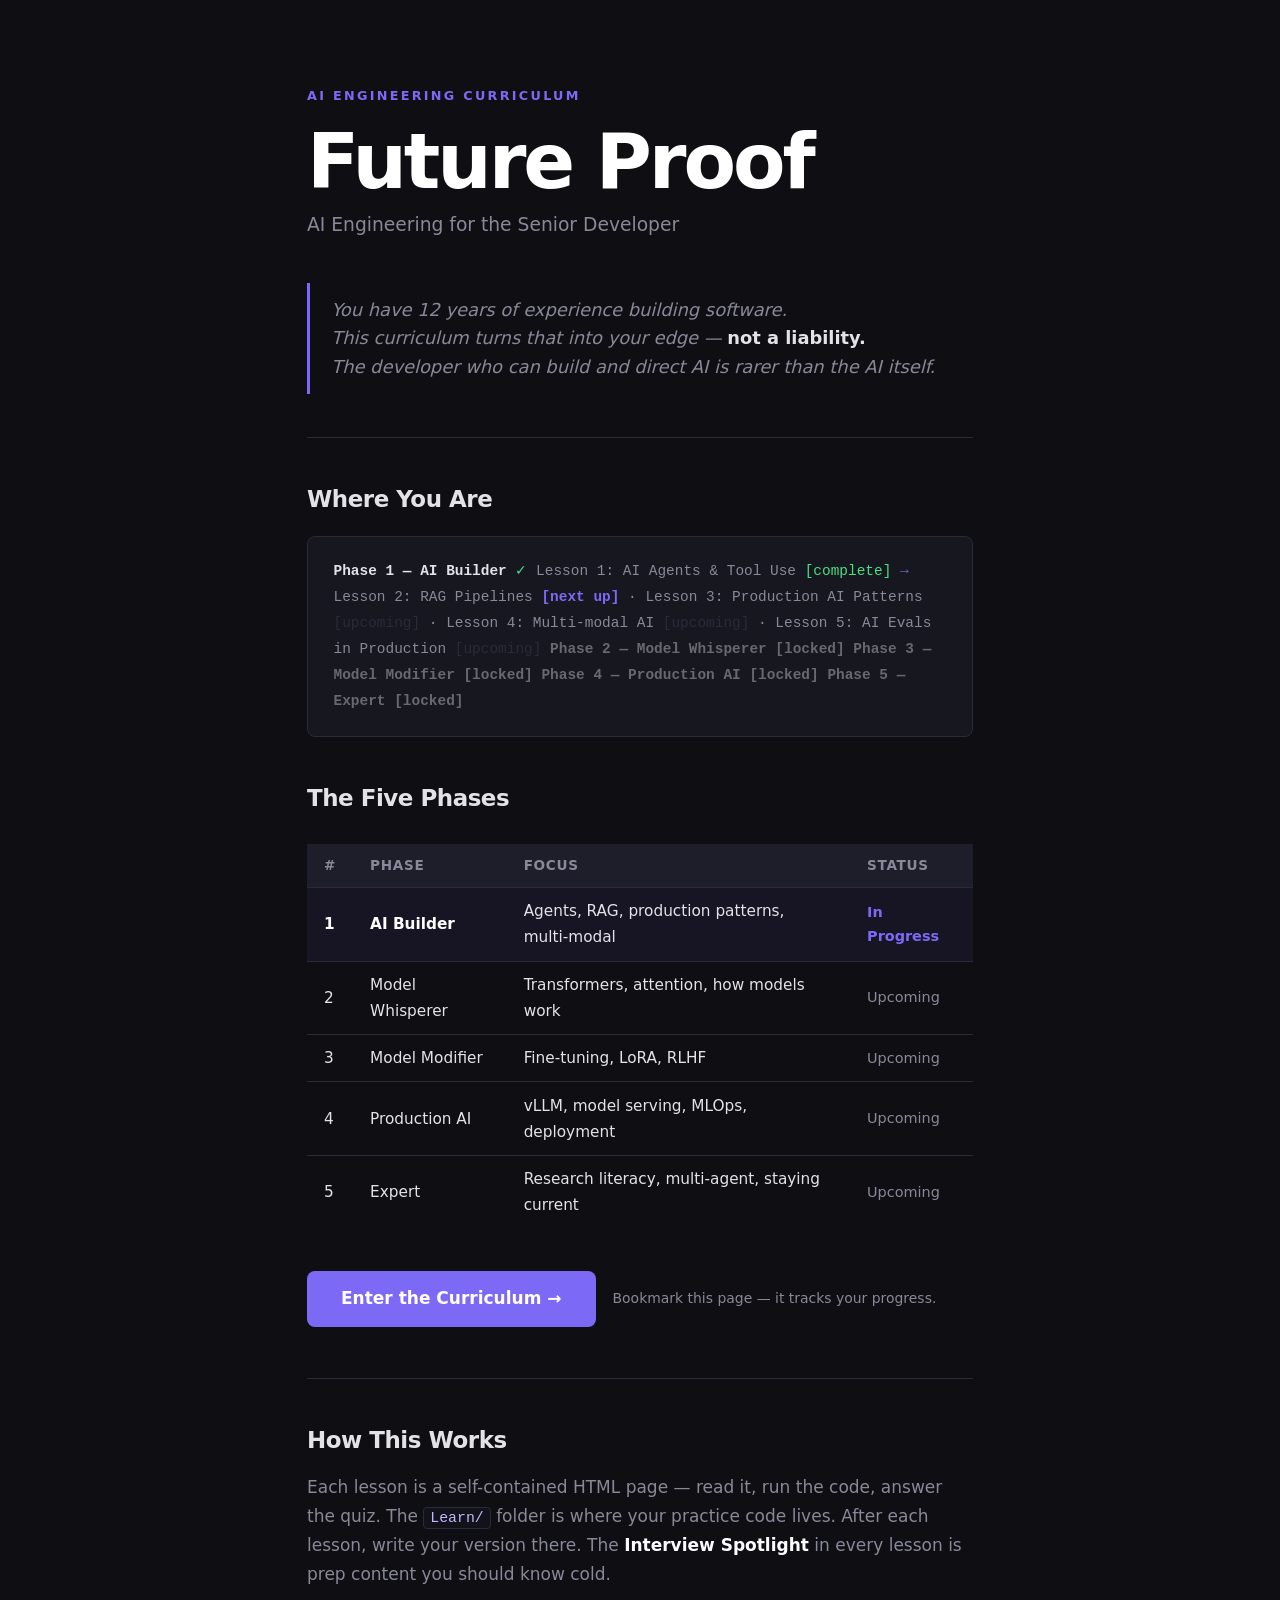
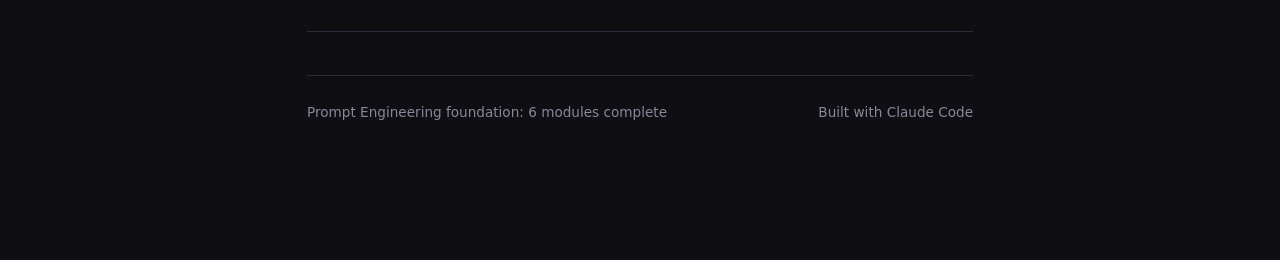
<file: index.html>
<!DOCTYPE html>
<html lang="en">
<head>
  <meta charset="UTF-8" />
  <meta name="viewport" content="width=device-width, initial-scale=1.0" />
  <title>Future Proof — AI Engineering</title>
  <link rel="stylesheet" href="assets/styles.css" />
  <style>
    body { display: flex; align-items: flex-start; justify-content: center; min-height: 100vh; }

    .book-cover {
      max-width: 700px;
      width: 100%;
      padding: 5rem 1rem 4rem;
    }

    .book-eyebrow {
      font-size: 0.75rem;
      font-weight: 700;
      letter-spacing: 0.18em;
      text-transform: uppercase;
      color: var(--accent);
      margin-bottom: 1rem;
    }

    .book-title {
      font-size: clamp(2.8rem, 8vw, 4.5rem);
      font-weight: 800;
      letter-spacing: -0.04em;
      line-height: 1;
      color: #fff;
      margin-bottom: 0.5rem;
    }

    .book-subtitle {
      font-size: 1.1rem;
      color: var(--text-muted);
      margin-bottom: 2.5rem;
      font-weight: 400;
    }

    .book-divider {
      border: none;
      border-top: 1px solid var(--border);
      margin: 2.5rem 0;
    }

    .book-quote {
      border-left: 3px solid var(--accent);
      padding: 0.75rem 1.25rem;
      margin: 0 0 2.5rem;
      font-size: 1.05rem;
      font-style: italic;
      color: var(--text-muted);
      line-height: 1.6;
    }
    .book-quote strong { color: var(--text); font-style: normal; }

    .progress-block {
      background: var(--surface);
      border: 1px solid var(--border);
      border-radius: 8px;
      padding: 1.25rem 1.5rem;
      margin: 0 0 2.5rem;
      font-family: var(--font-mono);
      font-size: 0.85rem;
      line-height: 1.8;
      color: var(--text-muted);
    }
    .progress-block .done  { color: var(--green); }
    .progress-block .here  { color: var(--accent); font-weight: 600; }
    .progress-block .lock  { color: var(--border); }
    .progress-block .phase { color: var(--text); font-weight: 600; }

    .phase-table { margin-bottom: 2.5rem; }
    .phase-table tr.active-phase td { color: var(--text); }
    .phase-table tr.active-phase td:first-child { font-weight: 700; }
    .phase-table tr.active-phase { background: rgba(124,106,247,0.07); }
    .phase-table td:last-child { color: var(--text-muted); font-size: 0.85rem; }

    .cta-row { display: flex; align-items: center; gap: 1rem; flex-wrap: wrap; margin-bottom: 3rem; }

    .cta-btn {
      display: inline-block;
      padding: 0.8rem 2rem;
      background: var(--accent);
      color: #fff;
      border-radius: 8px;
      font-weight: 700;
      font-size: 1rem;
      text-decoration: none;
      transition: opacity 0.15s;
      font-family: var(--font-sans);
    }
    .cta-btn:hover { opacity: 0.85; text-decoration: none; }

    .cta-hint {
      font-size: 0.82rem;
      color: var(--text-muted);
    }

    .book-footer {
      border-top: 1px solid var(--border);
      padding-top: 1.5rem;
      font-size: 0.8rem;
      color: var(--text-muted);
      display: flex;
      justify-content: space-between;
      flex-wrap: wrap;
      gap: 0.5rem;
    }

    .phase-locked { opacity: 0.4; }
  </style>
</head>
<body>
<div class="book-cover">

  <div class="book-eyebrow">AI Engineering Curriculum</div>
  <h1 class="book-title">Future Proof</h1>
  <p class="book-subtitle">AI Engineering for the Senior Developer</p>

  <blockquote class="book-quote">
    You have 12 years of experience building software.<br/>
    This curriculum turns that into your edge —
    <strong>not a liability.</strong><br/>
    The developer who can build <em>and</em> direct AI is rarer than the AI itself.
  </blockquote>

  <hr class="book-divider" />

  <h2 style="margin-top:0; margin-bottom: 1rem;">Where You Are</h2>

  <div class="progress-block">
<span class="phase">Phase 1 — AI Builder</span>
  <span class="done">✓</span>  Lesson 1: AI Agents &amp; Tool Use         <span class="done">[complete]</span>
  <span class="here">→</span>  Lesson 2: RAG Pipelines                <span class="here">[next up]</span>
  ·  Lesson 3: Production AI Patterns       <span class="lock">[upcoming]</span>
  ·  Lesson 4: Multi-modal AI               <span class="lock">[upcoming]</span>
  ·  Lesson 5: AI Evals in Production       <span class="lock">[upcoming]</span>

<span class="phase phase-locked">Phase 2 — Model Whisperer                   [locked]</span>
<span class="phase phase-locked">Phase 3 — Model Modifier                    [locked]</span>
<span class="phase phase-locked">Phase 4 — Production AI                     [locked]</span>
<span class="phase phase-locked">Phase 5 — Expert                            [locked]</span>
  </div>

  <h2 style="margin-bottom: 1rem;">The Five Phases</h2>

  <table class="phase-table">
    <thead>
      <tr>
        <th>#</th>
        <th>Phase</th>
        <th>Focus</th>
        <th>Status</th>
      </tr>
    </thead>
    <tbody>
      <tr class="active-phase">
        <td><strong>1</strong></td>
        <td><strong>AI Builder</strong></td>
        <td>Agents, RAG, production patterns, multi-modal</td>
        <td style="color: var(--accent); font-weight: 600;">In Progress</td>
      </tr>
      <tr>
        <td>2</td>
        <td>Model Whisperer</td>
        <td>Transformers, attention, how models work</td>
        <td>Upcoming</td>
      </tr>
      <tr>
        <td>3</td>
        <td>Model Modifier</td>
        <td>Fine-tuning, LoRA, RLHF</td>
        <td>Upcoming</td>
      </tr>
      <tr>
        <td>4</td>
        <td>Production AI</td>
        <td>vLLM, model serving, MLOps, deployment</td>
        <td>Upcoming</td>
      </tr>
      <tr>
        <td>5</td>
        <td>Expert</td>
        <td>Research literacy, multi-agent, staying current</td>
        <td>Upcoming</td>
      </tr>
    </tbody>
  </table>

  <div class="cta-row">
    <a href="lessons/index.html" class="cta-btn">Enter the Curriculum →</a>
    <span class="cta-hint">Bookmark this page — it tracks your progress.</span>
  </div>

  <hr class="book-divider" />

  <h2 style="margin-bottom: 0.75rem;">How This Works</h2>
  <p style="color: var(--text-muted); margin-bottom: 0;">
    Each lesson is a self-contained HTML page — read it, run the code, answer the quiz.
    The <code>Learn/</code> folder is where your practice code lives. After each lesson, write your version there.
    The <strong>Interview Spotlight</strong> in every lesson is prep content you should know cold.
  </p>

  <hr class="book-divider" />

  <div class="book-footer">
    <span>Prompt Engineering foundation: 6 modules complete</span>
    <span>Built with Claude Code</span>
  </div>

</div>
</body>
</html>
</file>
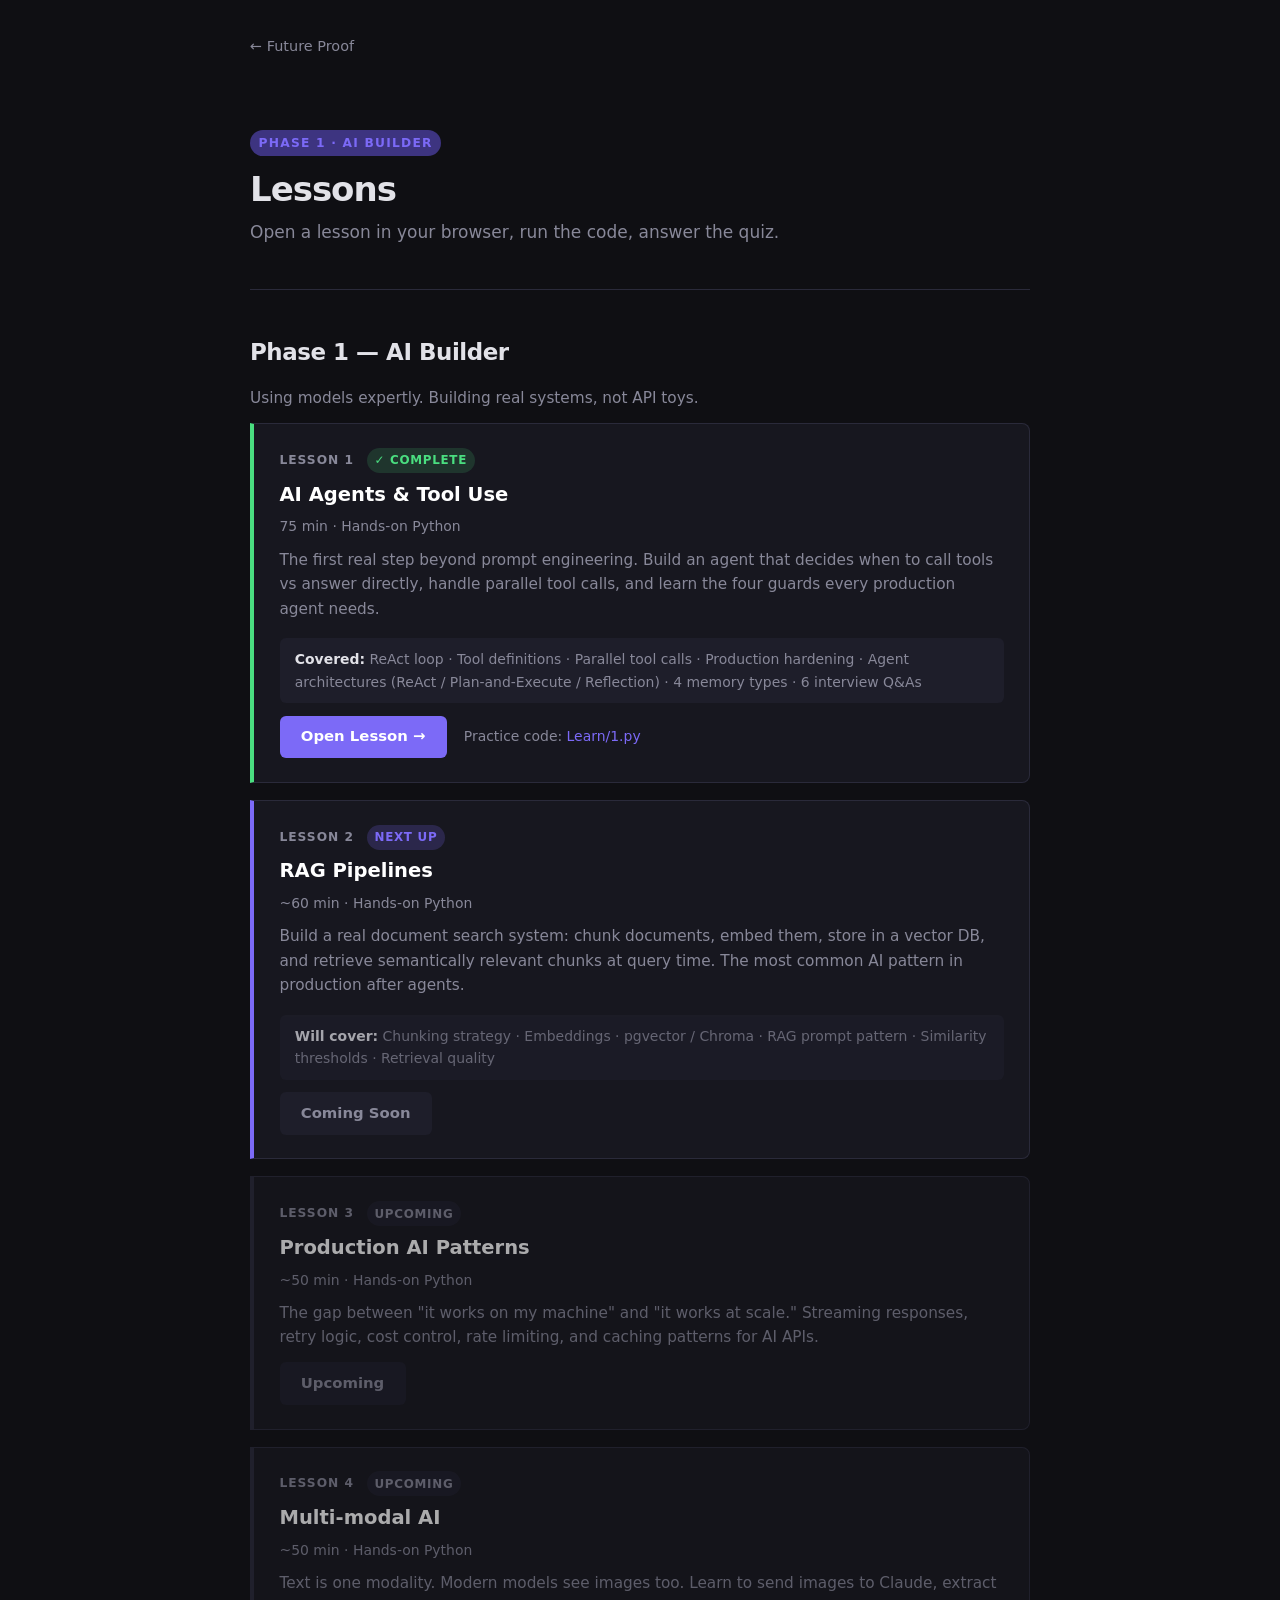
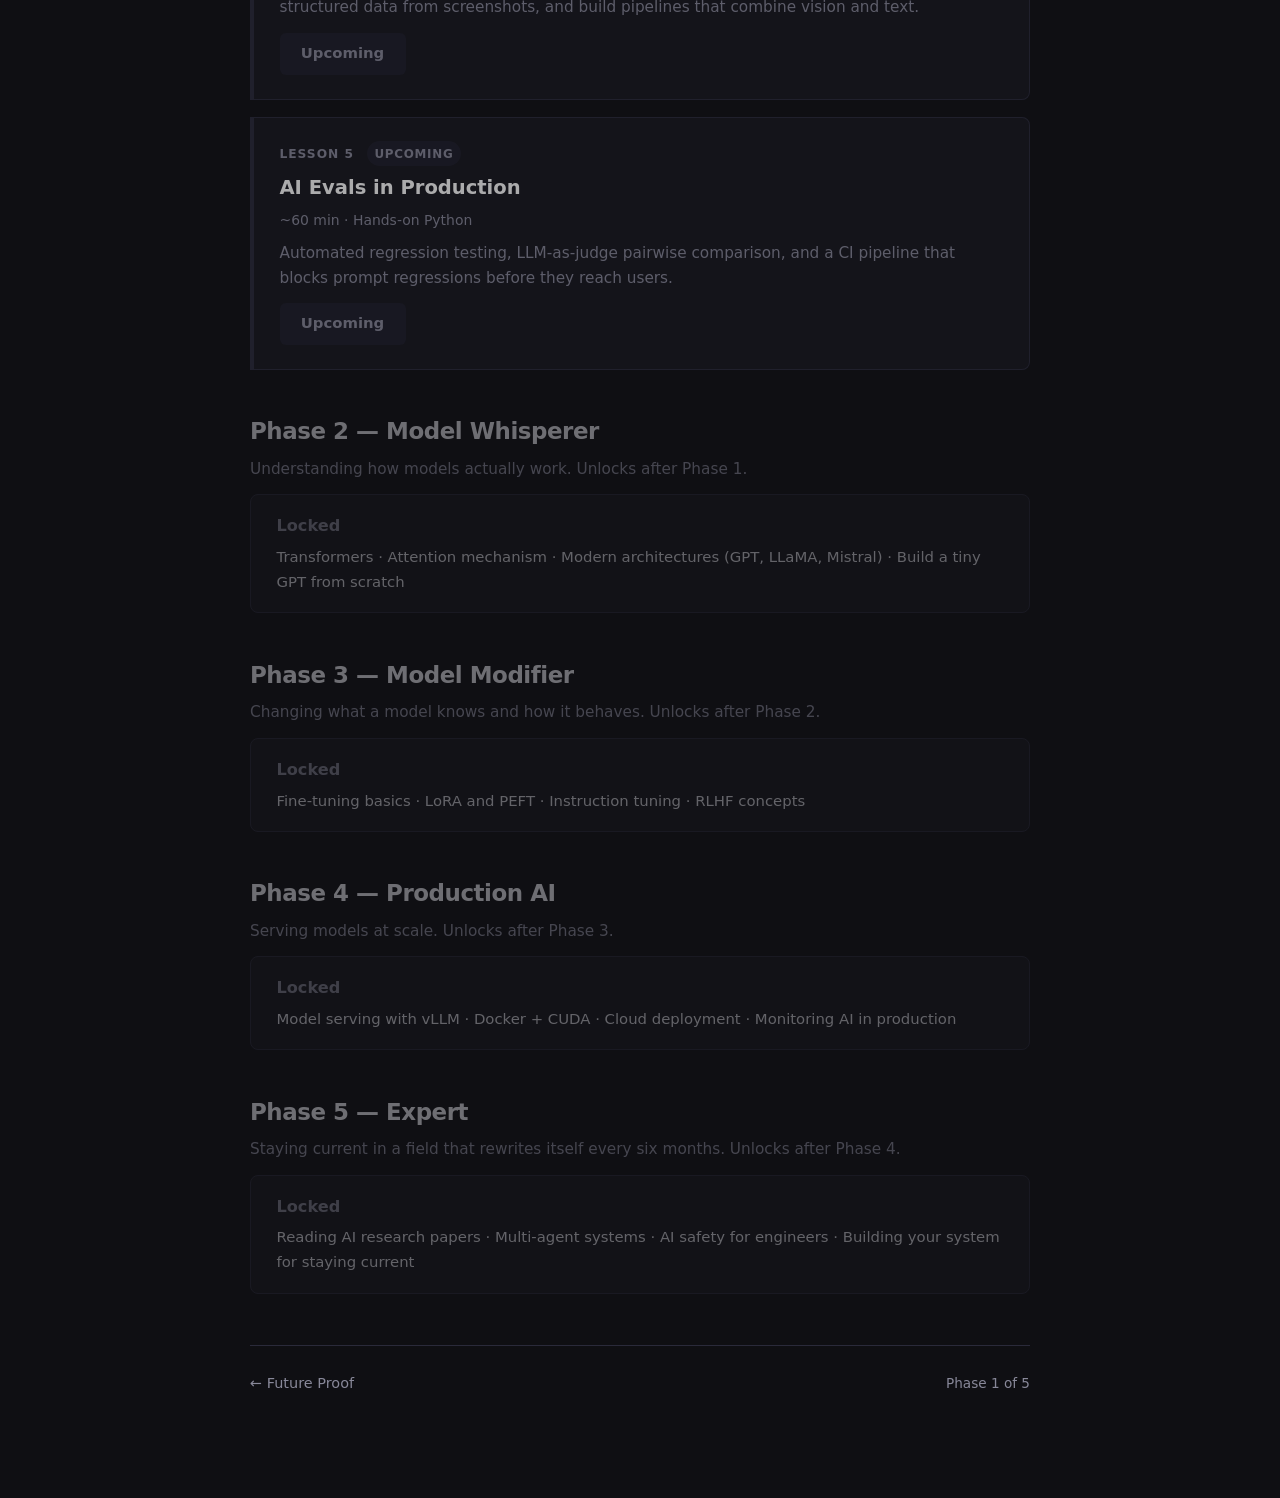
<file: lessons/index.html>
<!DOCTYPE html>
<html lang="en">
<head>
  <meta charset="UTF-8" />
  <meta name="viewport" content="width=device-width, initial-scale=1.0" />
  <title>Lessons — Future Proof</title>
  <link rel="stylesheet" href="../assets/styles.css" />
  <style>
    .lesson-card {
      background: var(--surface);
      border: 1px solid var(--border);
      border-left: 4px solid var(--border);
      border-radius: 0 8px 8px 0;
      padding: 1.4rem 1.5rem;
      margin-bottom: 1rem;
      display: flex;
      flex-direction: column;
      gap: 0.5rem;
    }
    .lesson-card.complete  { border-left-color: var(--green); }
    .lesson-card.current   { border-left-color: var(--accent); }
    .lesson-card.upcoming  { border-left-color: var(--border); opacity: 0.65; }

    .lesson-card-top {
      display: flex;
      align-items: center;
      gap: 0.75rem;
      flex-wrap: wrap;
    }

    .lesson-num {
      font-size: 0.72rem;
      font-weight: 700;
      letter-spacing: 0.08em;
      text-transform: uppercase;
      color: var(--text-muted);
    }

    .lesson-badge {
      display: inline-block;
      font-size: 0.7rem;
      font-weight: 700;
      padding: 0.2em 0.65em;
      border-radius: 20px;
      text-transform: uppercase;
      letter-spacing: 0.06em;
    }
    .badge-complete { background: rgba(74,222,128,0.15); color: var(--green); }
    .badge-next     { background: rgba(124,106,247,0.2); color: var(--accent); }
    .badge-soon     { background: var(--surface-2); color: var(--text-muted); }

    .lesson-card-title {
      font-size: 1.15rem;
      font-weight: 700;
      color: #fff;
      line-height: 1.3;
    }

    .lesson-card-meta {
      font-size: 0.82rem;
      color: var(--text-muted);
    }

    .lesson-card-desc {
      font-size: 0.9rem;
      color: var(--text-muted);
      line-height: 1.6;
    }

    .lesson-card-actions {
      display: flex;
      align-items: center;
      gap: 1rem;
      margin-top: 0.25rem;
      flex-wrap: wrap;
    }

    .open-lesson-btn {
      display: inline-block;
      padding: 0.5rem 1.25rem;
      background: var(--accent);
      color: #fff;
      border-radius: 6px;
      font-weight: 600;
      font-size: 0.875rem;
      text-decoration: none;
      transition: opacity 0.15s;
    }
    .open-lesson-btn:hover { opacity: 0.85; text-decoration: none; }
    .open-lesson-btn.disabled {
      background: var(--surface-2);
      color: var(--text-muted);
      pointer-events: none;
      cursor: default;
    }

    .practice-link {
      font-size: 0.82rem;
      color: var(--text-muted);
    }
    .practice-link a { color: var(--accent); }

    .phase-section {
      margin-top: 2.5rem;
      margin-bottom: 0.75rem;
    }
    .phase-section h2 {
      margin-bottom: 0.25rem;
    }
    .phase-section p {
      color: var(--text-muted);
      font-size: 0.9rem;
      margin-bottom: 0.75rem;
    }

    .phase-locked-card {
      background: var(--surface);
      border: 1px solid var(--border);
      border-radius: 8px;
      padding: 1rem 1.5rem;
      margin-bottom: 0.5rem;
      opacity: 0.4;
      font-size: 0.875rem;
    }
    .phase-locked-card h3 { font-size: 0.95rem; margin: 0 0 0.3rem; color: var(--text-muted); }

    .back-nav {
      display: flex;
      align-items: center;
      margin-bottom: 2rem;
      font-size: 0.85rem;
    }
    .back-nav a { color: var(--text-muted); }
    .back-nav a:hover { color: var(--accent); }

    .what-learned {
      margin-top: 0.5rem;
      padding: 0.6rem 0.9rem;
      background: var(--surface-2);
      border-radius: 6px;
      font-size: 0.82rem;
      color: var(--text-muted);
      line-height: 1.6;
    }
    .what-learned strong { color: var(--text); }
  </style>
</head>
<body>
<div class="container">

  <div class="back-nav">
    <a href="../index.html">← Future Proof</a>
  </div>

  <header class="lesson-header" style="margin-bottom: 2rem;">
    <div class="phase-badge">Phase 1 · AI Builder</div>
    <h1>Lessons</h1>
    <p class="subtitle">Open a lesson in your browser, run the code, answer the quiz.</p>
  </header>

  <!-- Phase 1 lessons -->
  <div class="phase-section">
    <h2 style="margin-bottom: 0.75rem;">Phase 1 — AI Builder</h2>
    <p>Using models expertly. Building real systems, not API toys.</p>
  </div>

  <!-- Lesson 1 -->
  <div class="lesson-card complete">
    <div class="lesson-card-top">
      <span class="lesson-num">Lesson 1</span>
      <span class="lesson-badge badge-complete">✓ Complete</span>
    </div>
    <div class="lesson-card-title">AI Agents &amp; Tool Use</div>
    <div class="lesson-card-meta">75 min · Hands-on Python</div>
    <div class="lesson-card-desc">
      The first real step beyond prompt engineering. Build an agent that decides when to call tools
      vs answer directly, handle parallel tool calls, and learn the four guards every production agent needs.
    </div>
    <div class="what-learned">
      <strong>Covered:</strong> ReAct loop · Tool definitions · Parallel tool calls · Production hardening ·
      Agent architectures (ReAct / Plan-and-Execute / Reflection) · 4 memory types · 6 interview Q&amp;As
    </div>
    <div class="lesson-card-actions">
      <a href="0001-ai-agents-tool-use.html" class="open-lesson-btn">Open Lesson →</a>
      <span class="practice-link">Practice code: <a href="../Learn/1.py">Learn/1.py</a></span>
    </div>
  </div>

  <!-- Lesson 2 -->
  <div class="lesson-card current">
    <div class="lesson-card-top">
      <span class="lesson-num">Lesson 2</span>
      <span class="lesson-badge badge-next">Next Up</span>
    </div>
    <div class="lesson-card-title">RAG Pipelines</div>
    <div class="lesson-card-meta">~60 min · Hands-on Python</div>
    <div class="lesson-card-desc">
      Build a real document search system: chunk documents, embed them, store in a vector DB,
      and retrieve semantically relevant chunks at query time. The most common AI pattern in
      production after agents.
    </div>
    <div class="what-learned" style="opacity: 0.7;">
      <strong>Will cover:</strong> Chunking strategy · Embeddings · pgvector / Chroma · RAG prompt pattern ·
      Similarity thresholds · Retrieval quality
    </div>
    <div class="lesson-card-actions">
      <a href="#" class="open-lesson-btn disabled">Coming Soon</a>
    </div>
  </div>

  <!-- Lesson 3 -->
  <div class="lesson-card upcoming">
    <div class="lesson-card-top">
      <span class="lesson-num">Lesson 3</span>
      <span class="lesson-badge badge-soon">Upcoming</span>
    </div>
    <div class="lesson-card-title">Production AI Patterns</div>
    <div class="lesson-card-meta">~50 min · Hands-on Python</div>
    <div class="lesson-card-desc">
      The gap between "it works on my machine" and "it works at scale." Streaming responses,
      retry logic, cost control, rate limiting, and caching patterns for AI APIs.
    </div>
    <div class="lesson-card-actions">
      <a href="#" class="open-lesson-btn disabled">Upcoming</a>
    </div>
  </div>

  <!-- Lesson 4 -->
  <div class="lesson-card upcoming">
    <div class="lesson-card-top">
      <span class="lesson-num">Lesson 4</span>
      <span class="lesson-badge badge-soon">Upcoming</span>
    </div>
    <div class="lesson-card-title">Multi-modal AI</div>
    <div class="lesson-card-meta">~50 min · Hands-on Python</div>
    <div class="lesson-card-desc">
      Text is one modality. Modern models see images too. Learn to send images to Claude,
      extract structured data from screenshots, and build pipelines that combine vision and text.
    </div>
    <div class="lesson-card-actions">
      <a href="#" class="open-lesson-btn disabled">Upcoming</a>
    </div>
  </div>

  <!-- Lesson 5 -->
  <div class="lesson-card upcoming">
    <div class="lesson-card-top">
      <span class="lesson-num">Lesson 5</span>
      <span class="lesson-badge badge-soon">Upcoming</span>
    </div>
    <div class="lesson-card-title">AI Evals in Production</div>
    <div class="lesson-card-meta">~60 min · Hands-on Python</div>
    <div class="lesson-card-desc">
      Automated regression testing, LLM-as-judge pairwise comparison, and a CI pipeline that
      blocks prompt regressions before they reach users.
    </div>
    <div class="lesson-card-actions">
      <a href="#" class="open-lesson-btn disabled">Upcoming</a>
    </div>
  </div>

  <!-- Phase 2 -->
  <div class="phase-section">
    <h2 style="margin-bottom: 0.25rem; opacity: 0.45;">Phase 2 — Model Whisperer</h2>
    <p style="opacity: 0.45;">Understanding how models actually work. Unlocks after Phase 1.</p>
  </div>
  <div class="phase-locked-card">
    <h3>Locked</h3>
    Transformers · Attention mechanism · Modern architectures (GPT, LLaMA, Mistral) · Build a tiny GPT from scratch
  </div>

  <!-- Phase 3 -->
  <div class="phase-section">
    <h2 style="margin-bottom: 0.25rem; opacity: 0.45;">Phase 3 — Model Modifier</h2>
    <p style="opacity: 0.45;">Changing what a model knows and how it behaves. Unlocks after Phase 2.</p>
  </div>
  <div class="phase-locked-card">
    <h3>Locked</h3>
    Fine-tuning basics · LoRA and PEFT · Instruction tuning · RLHF concepts
  </div>

  <!-- Phase 4 -->
  <div class="phase-section">
    <h2 style="margin-bottom: 0.25rem; opacity: 0.45;">Phase 4 — Production AI</h2>
    <p style="opacity: 0.45;">Serving models at scale. Unlocks after Phase 3.</p>
  </div>
  <div class="phase-locked-card">
    <h3>Locked</h3>
    Model serving with vLLM · Docker + CUDA · Cloud deployment · Monitoring AI in production
  </div>

  <!-- Phase 5 -->
  <div class="phase-section">
    <h2 style="margin-bottom: 0.25rem; opacity: 0.45;">Phase 5 — Expert</h2>
    <p style="opacity: 0.45;">Staying current in a field that rewrites itself every six months. Unlocks after Phase 4.</p>
  </div>
  <div class="phase-locked-card">
    <h3>Locked</h3>
    Reading AI research papers · Multi-agent systems · AI safety for engineers · Building your system for staying current
  </div>

  <nav class="lesson-nav" style="margin-top: 3rem;">
    <a href="../index.html">← Future Proof</a>
    <span style="font-size: 0.8rem; color: var(--text-muted);">Phase 1 of 5</span>
  </nav>

</div>
</body>
</html>
</file>
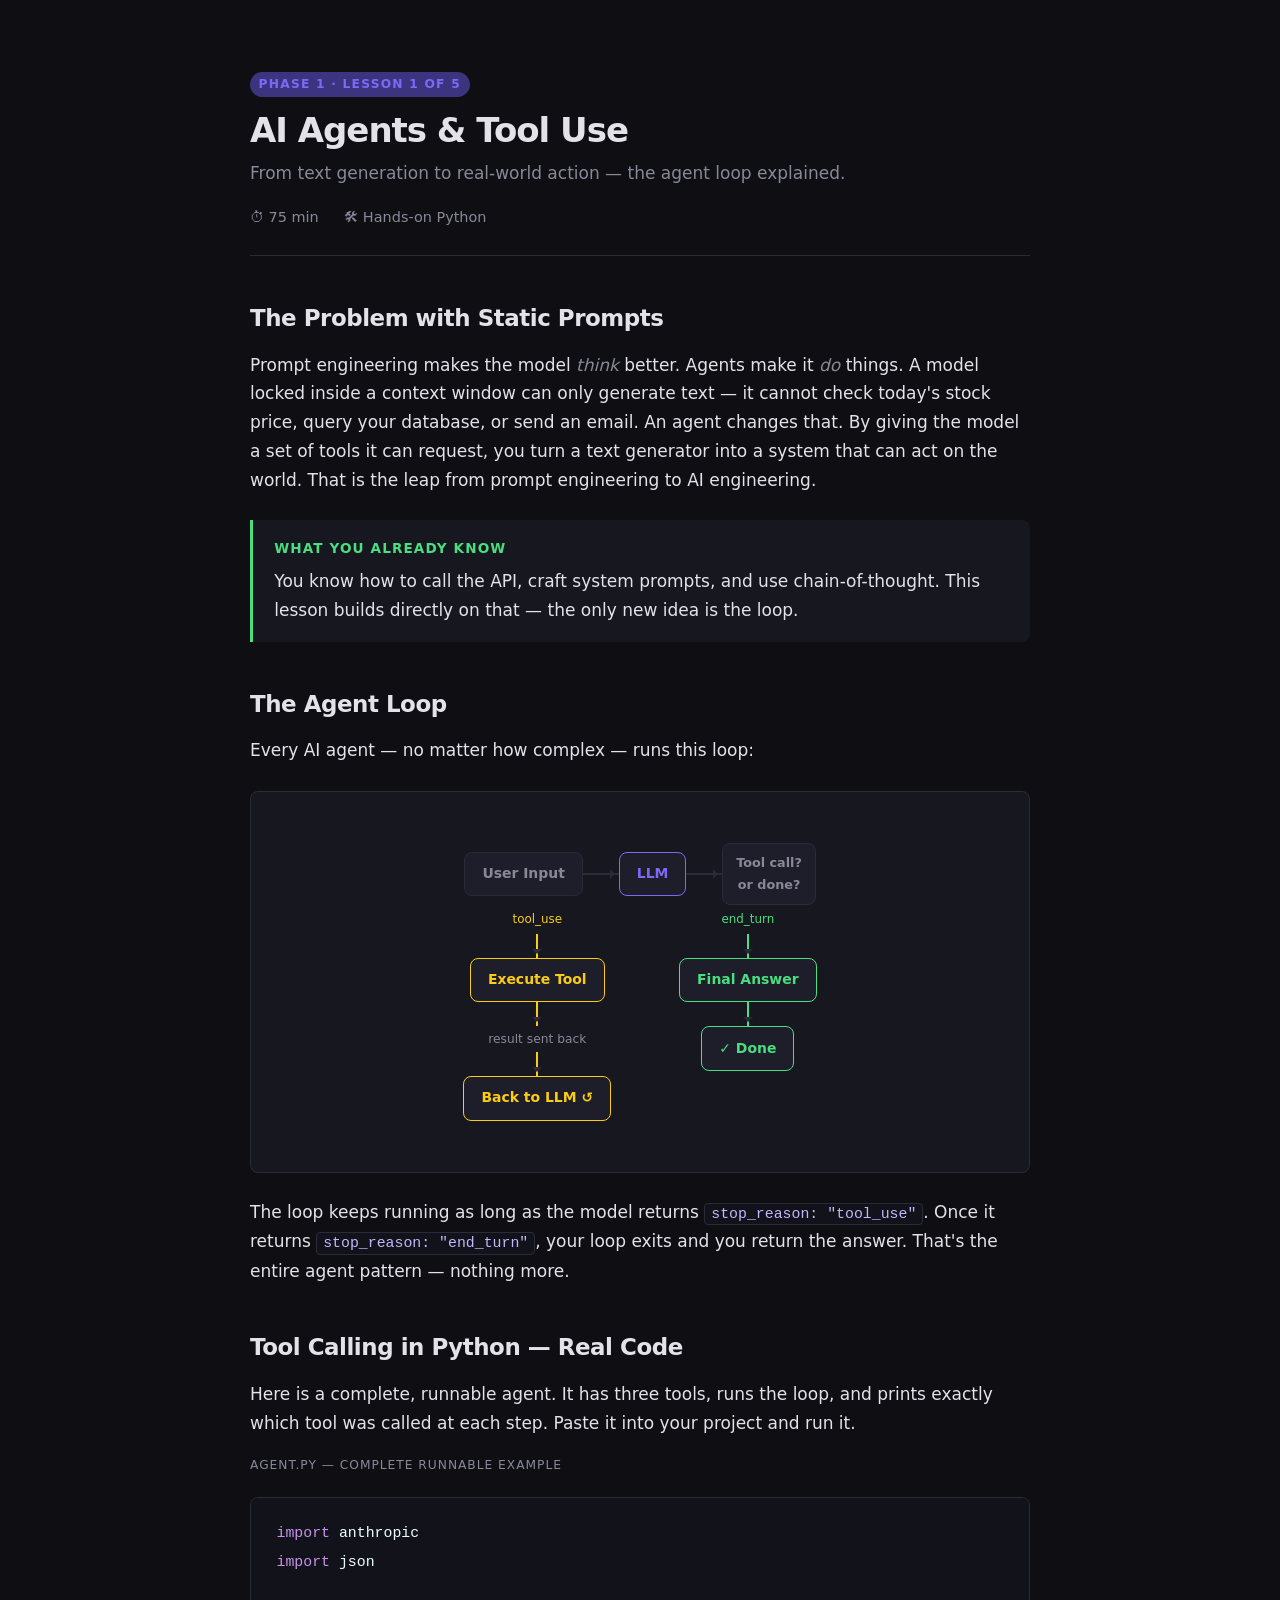
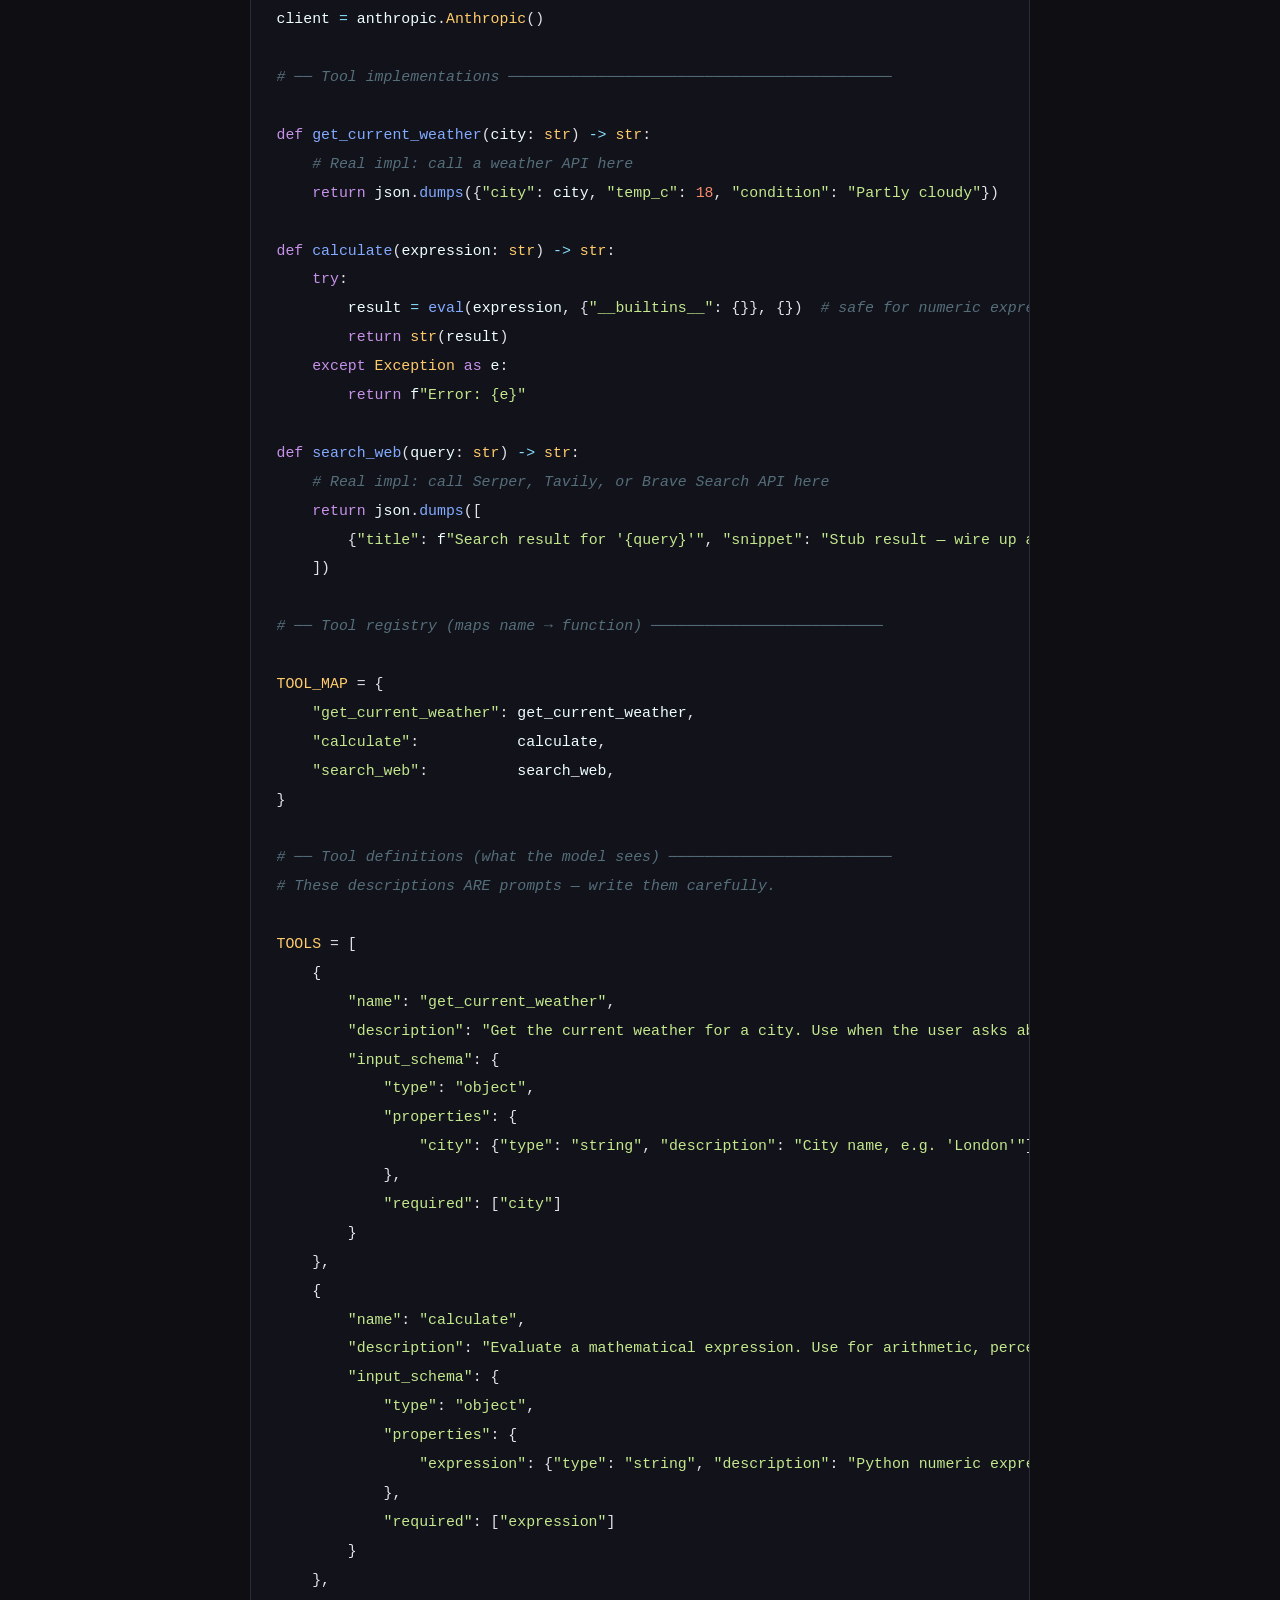
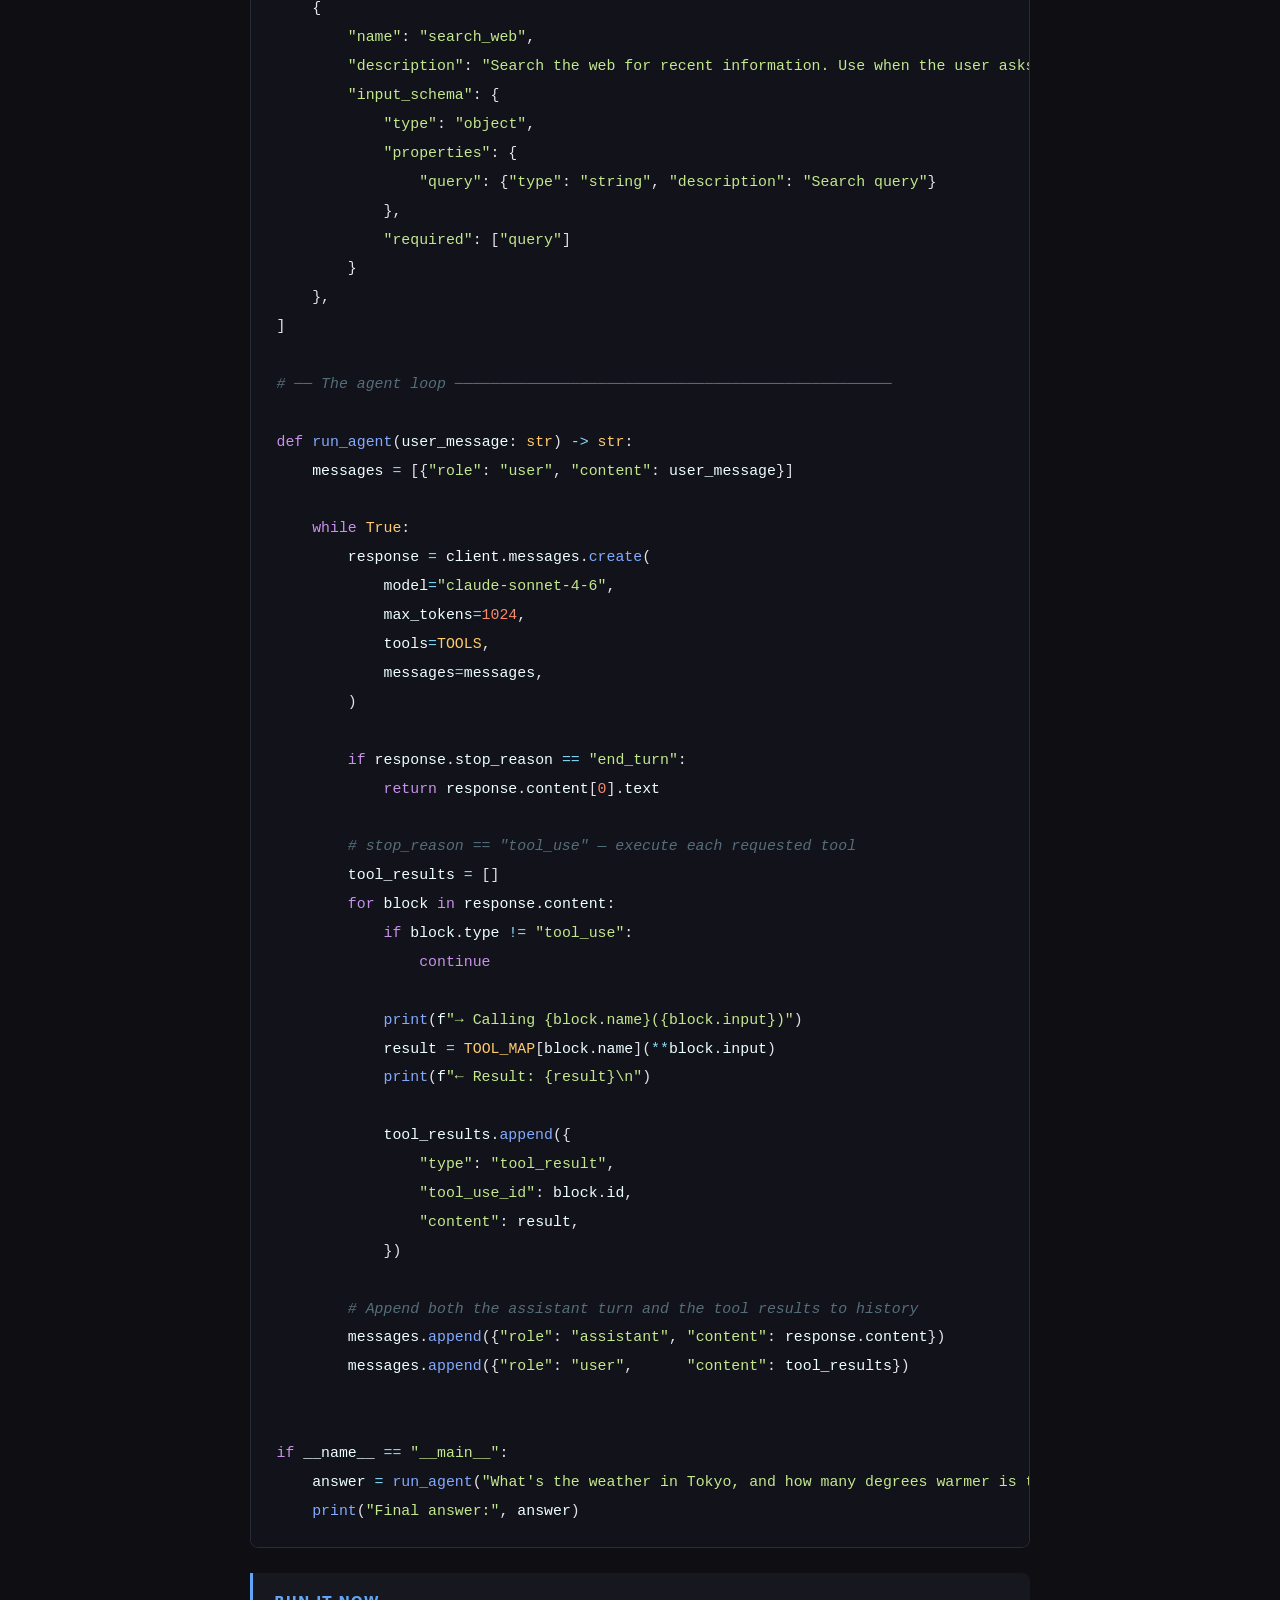
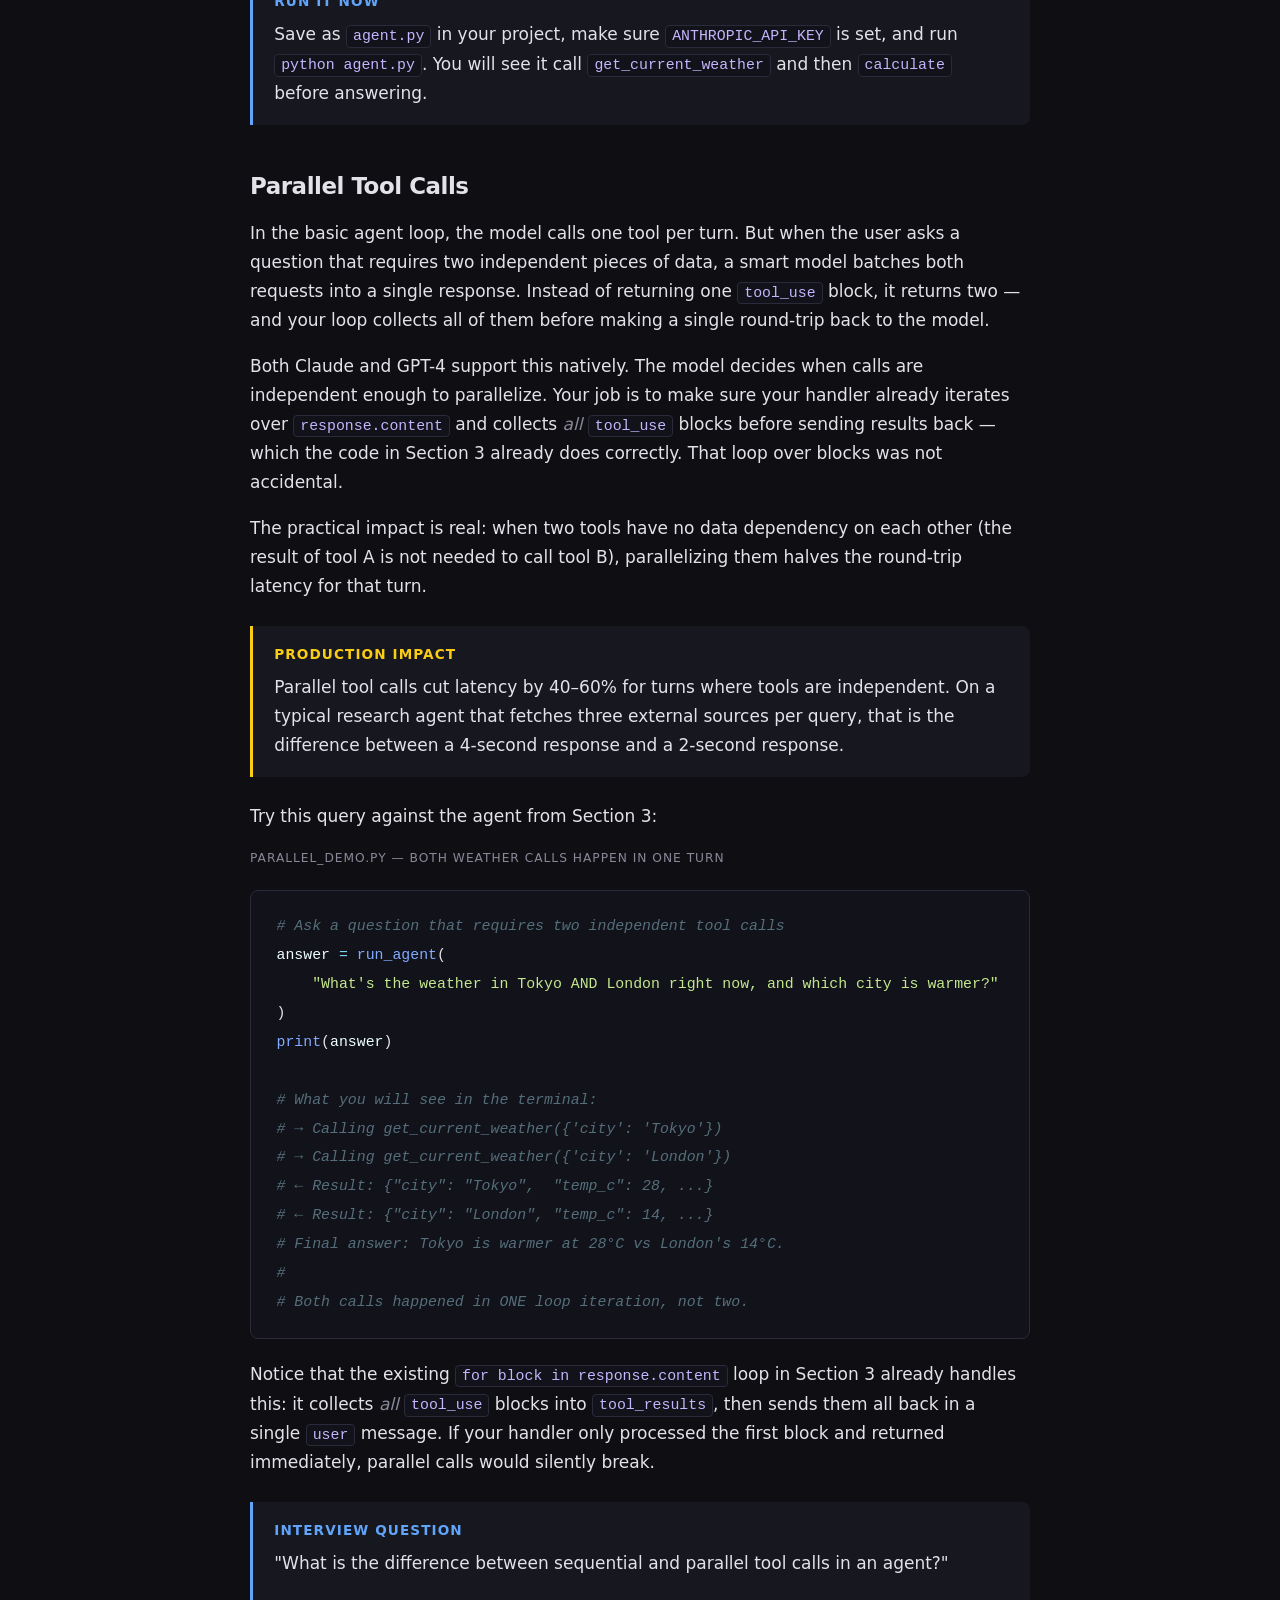
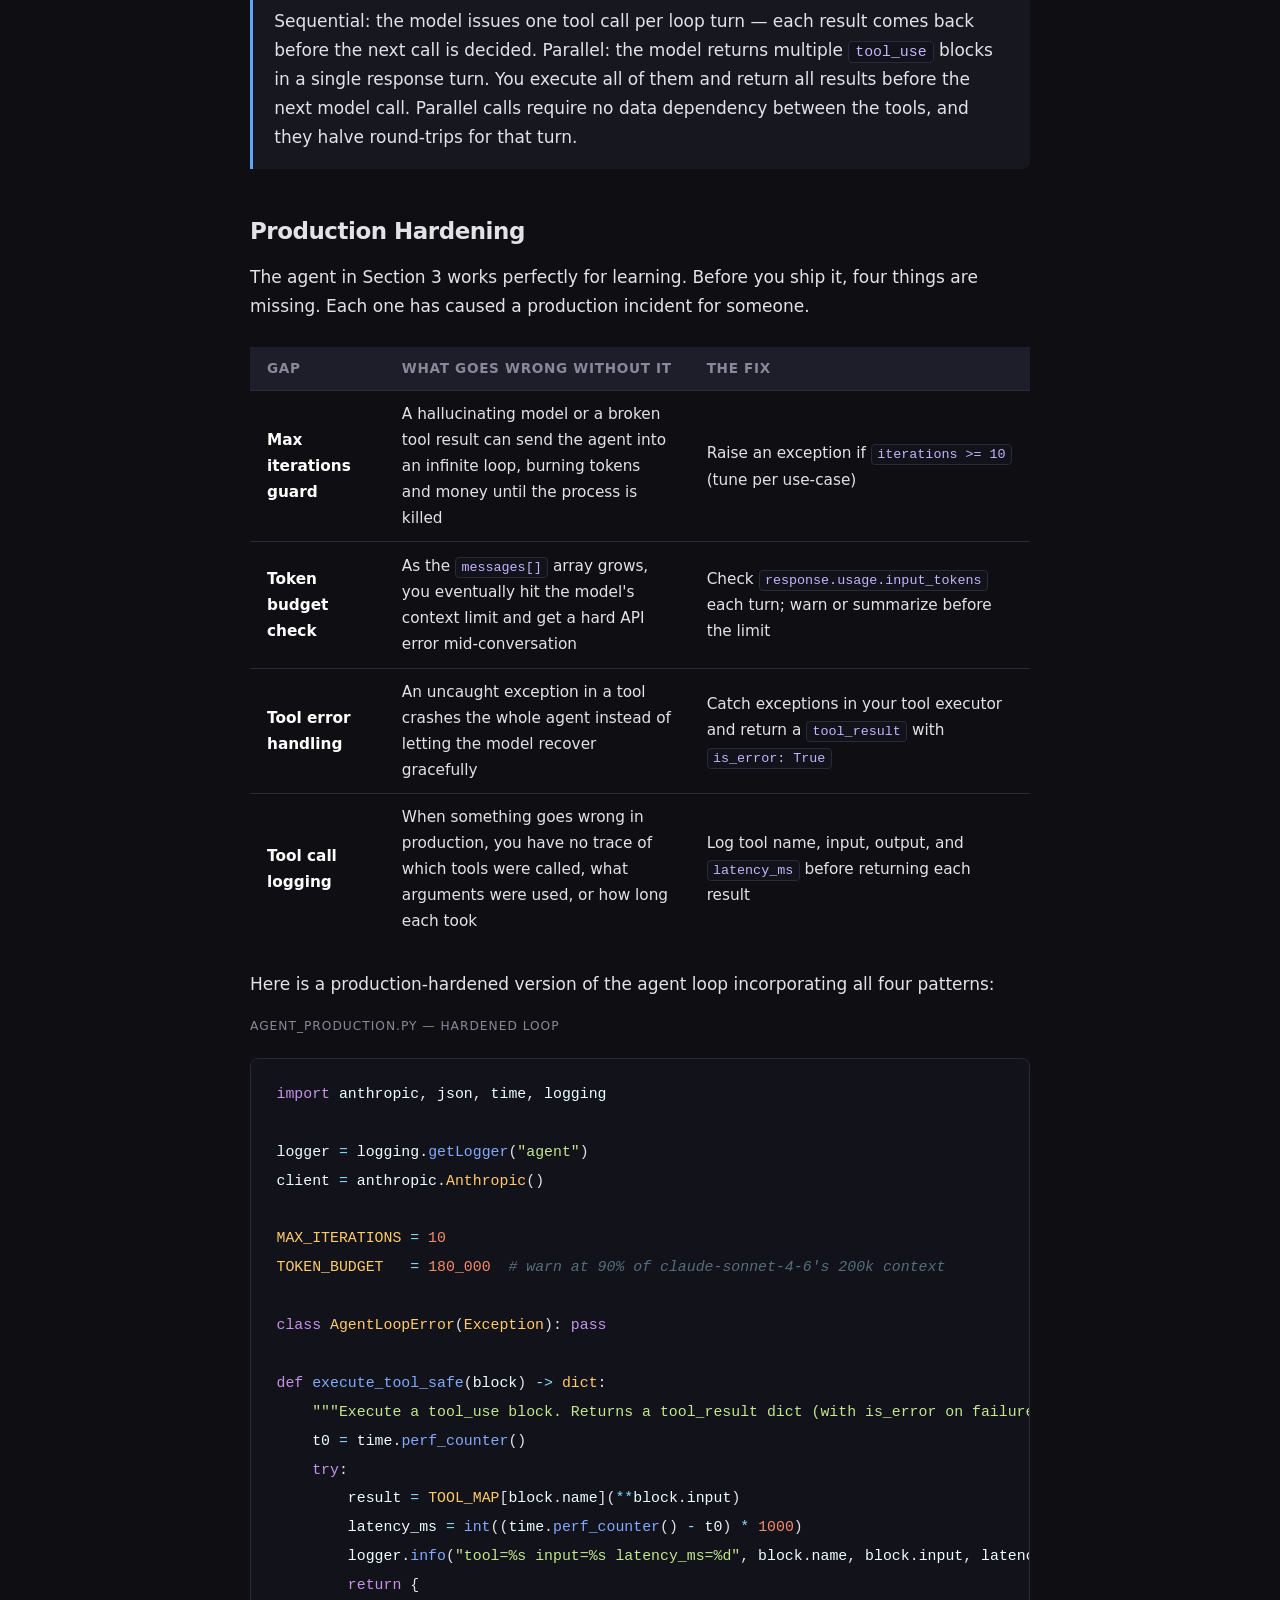
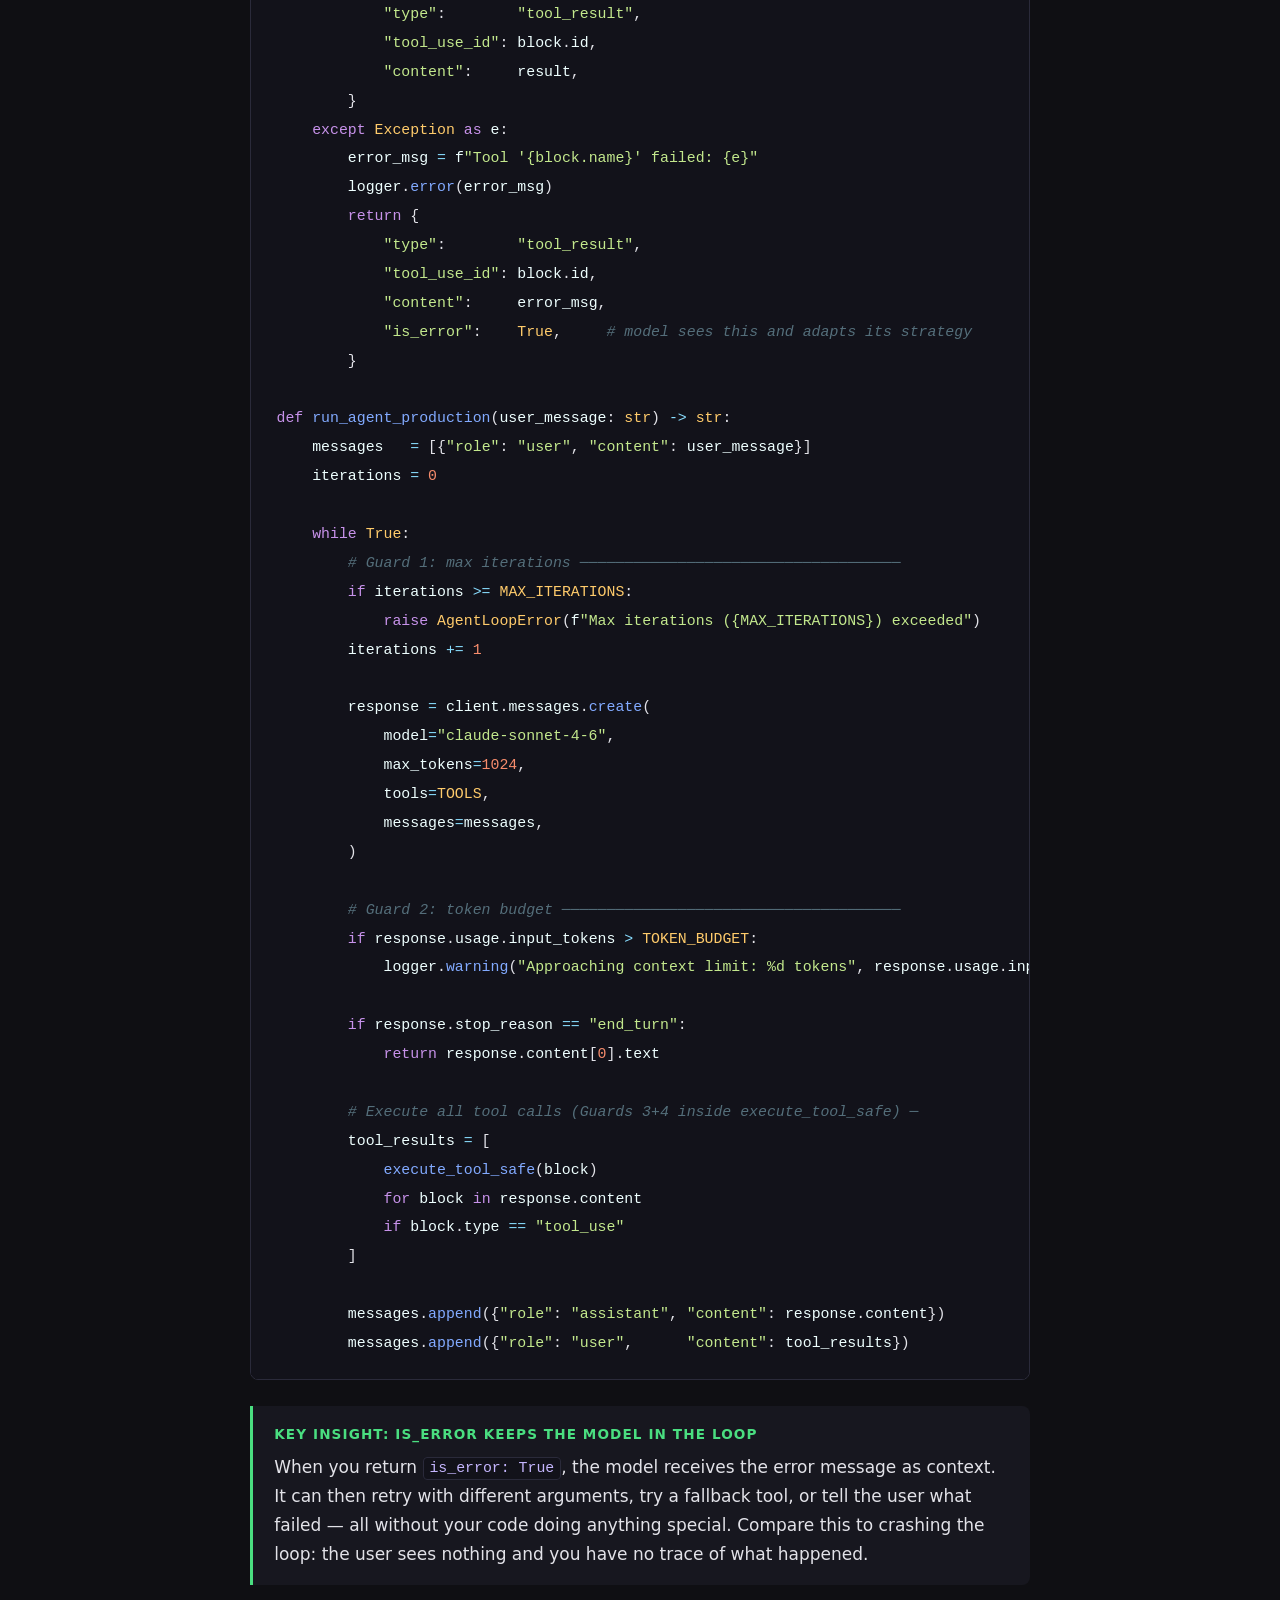
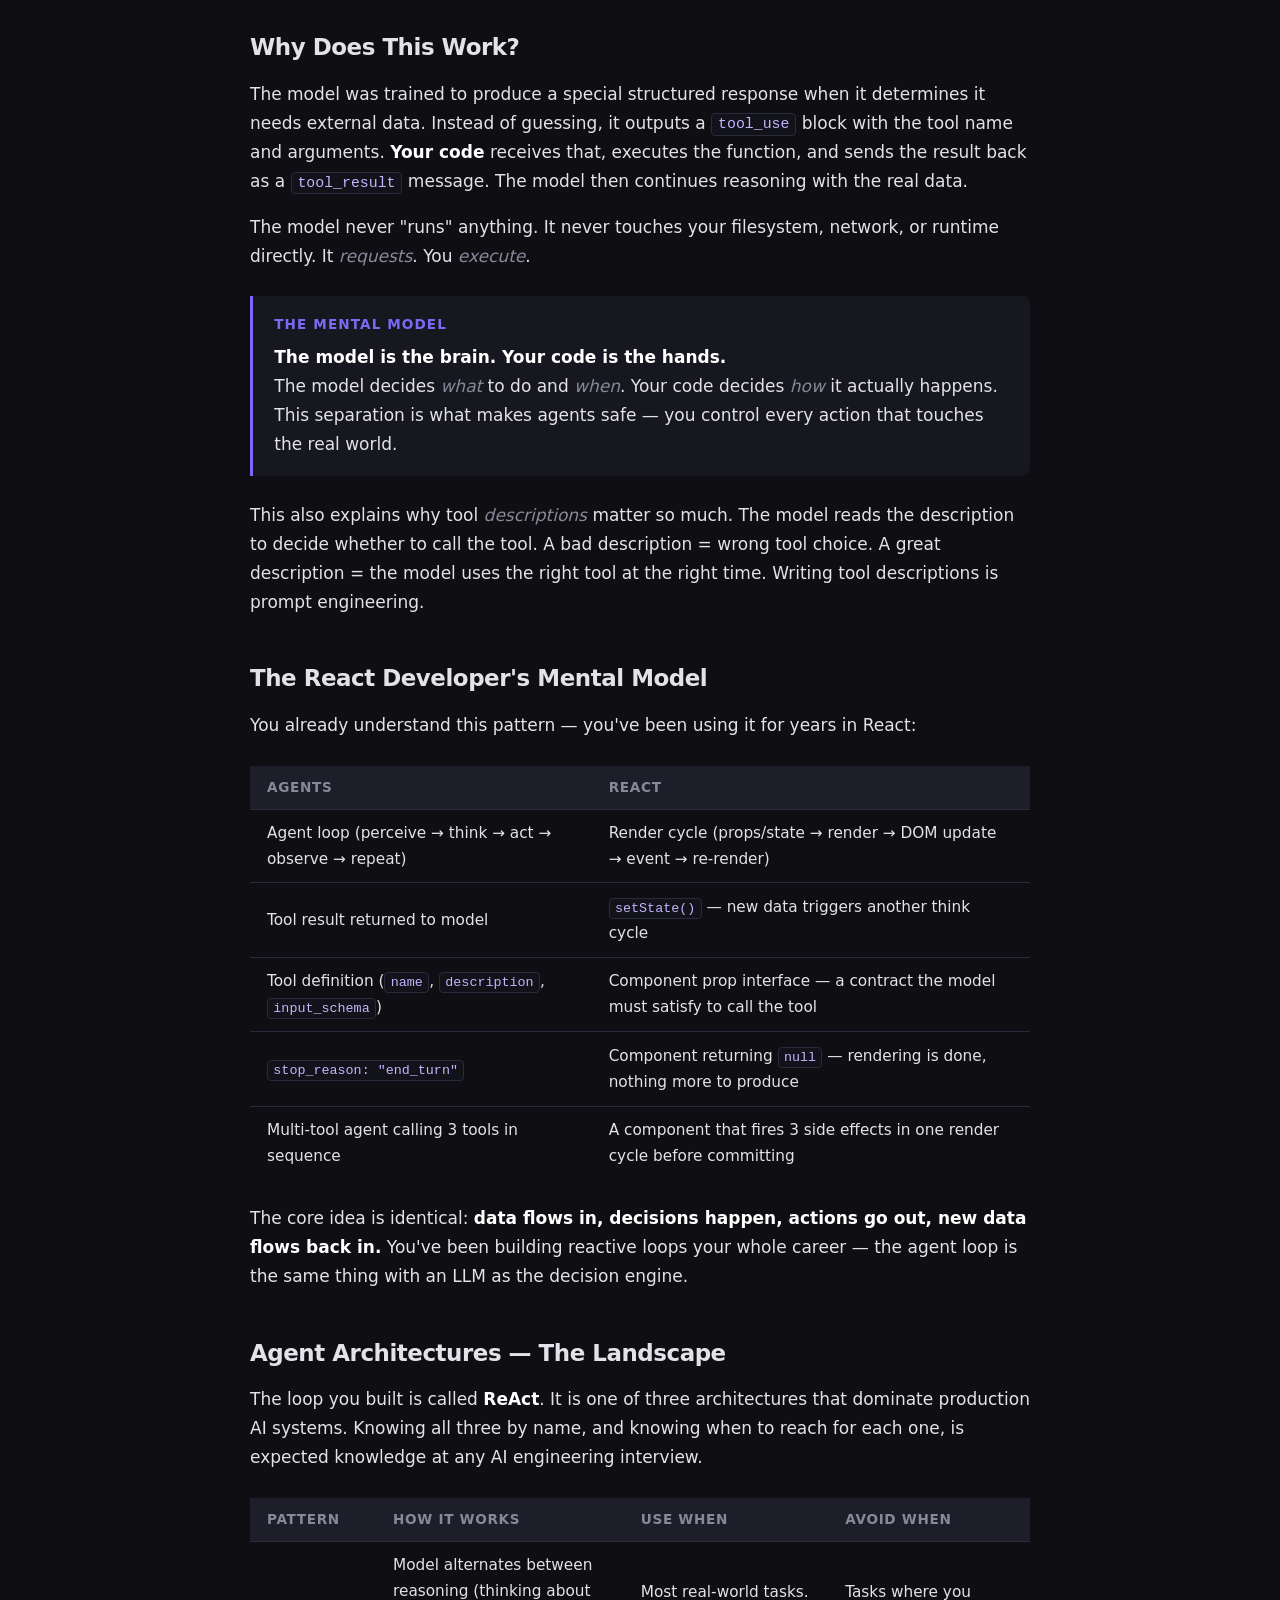
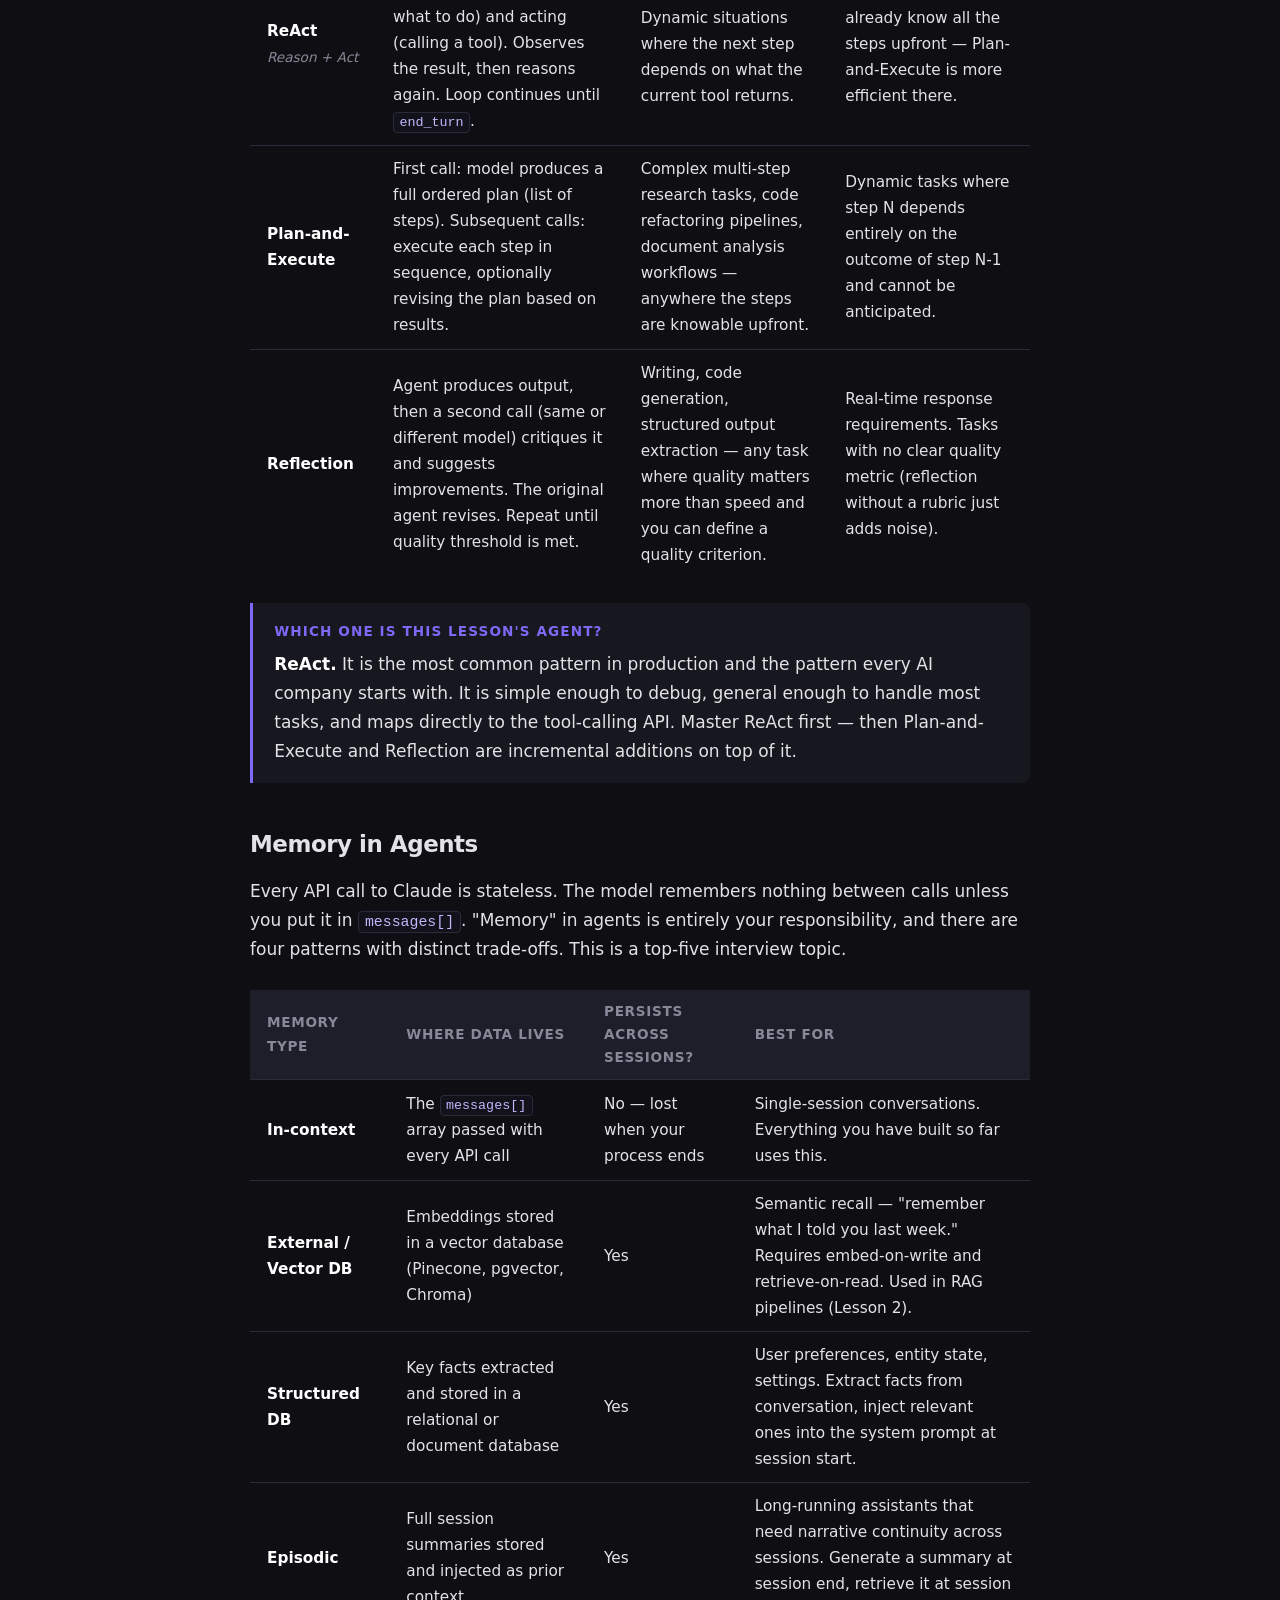
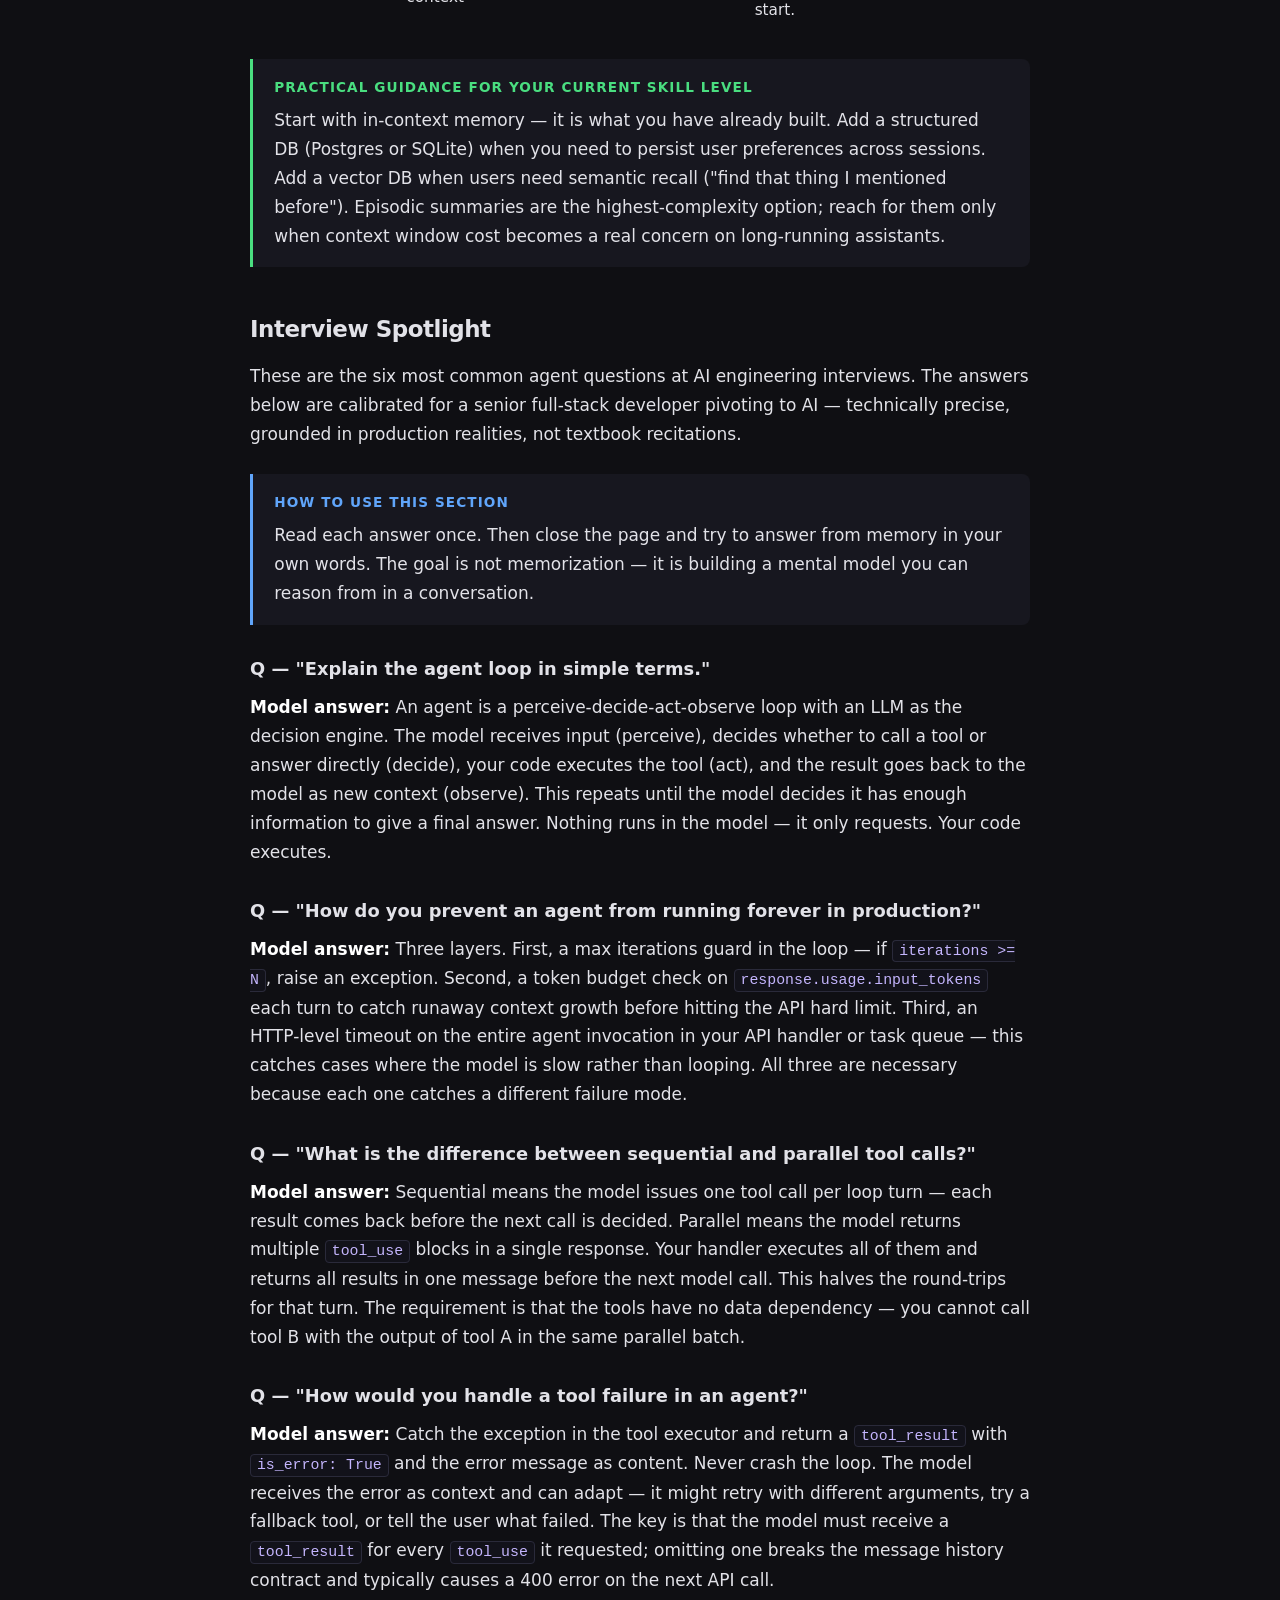
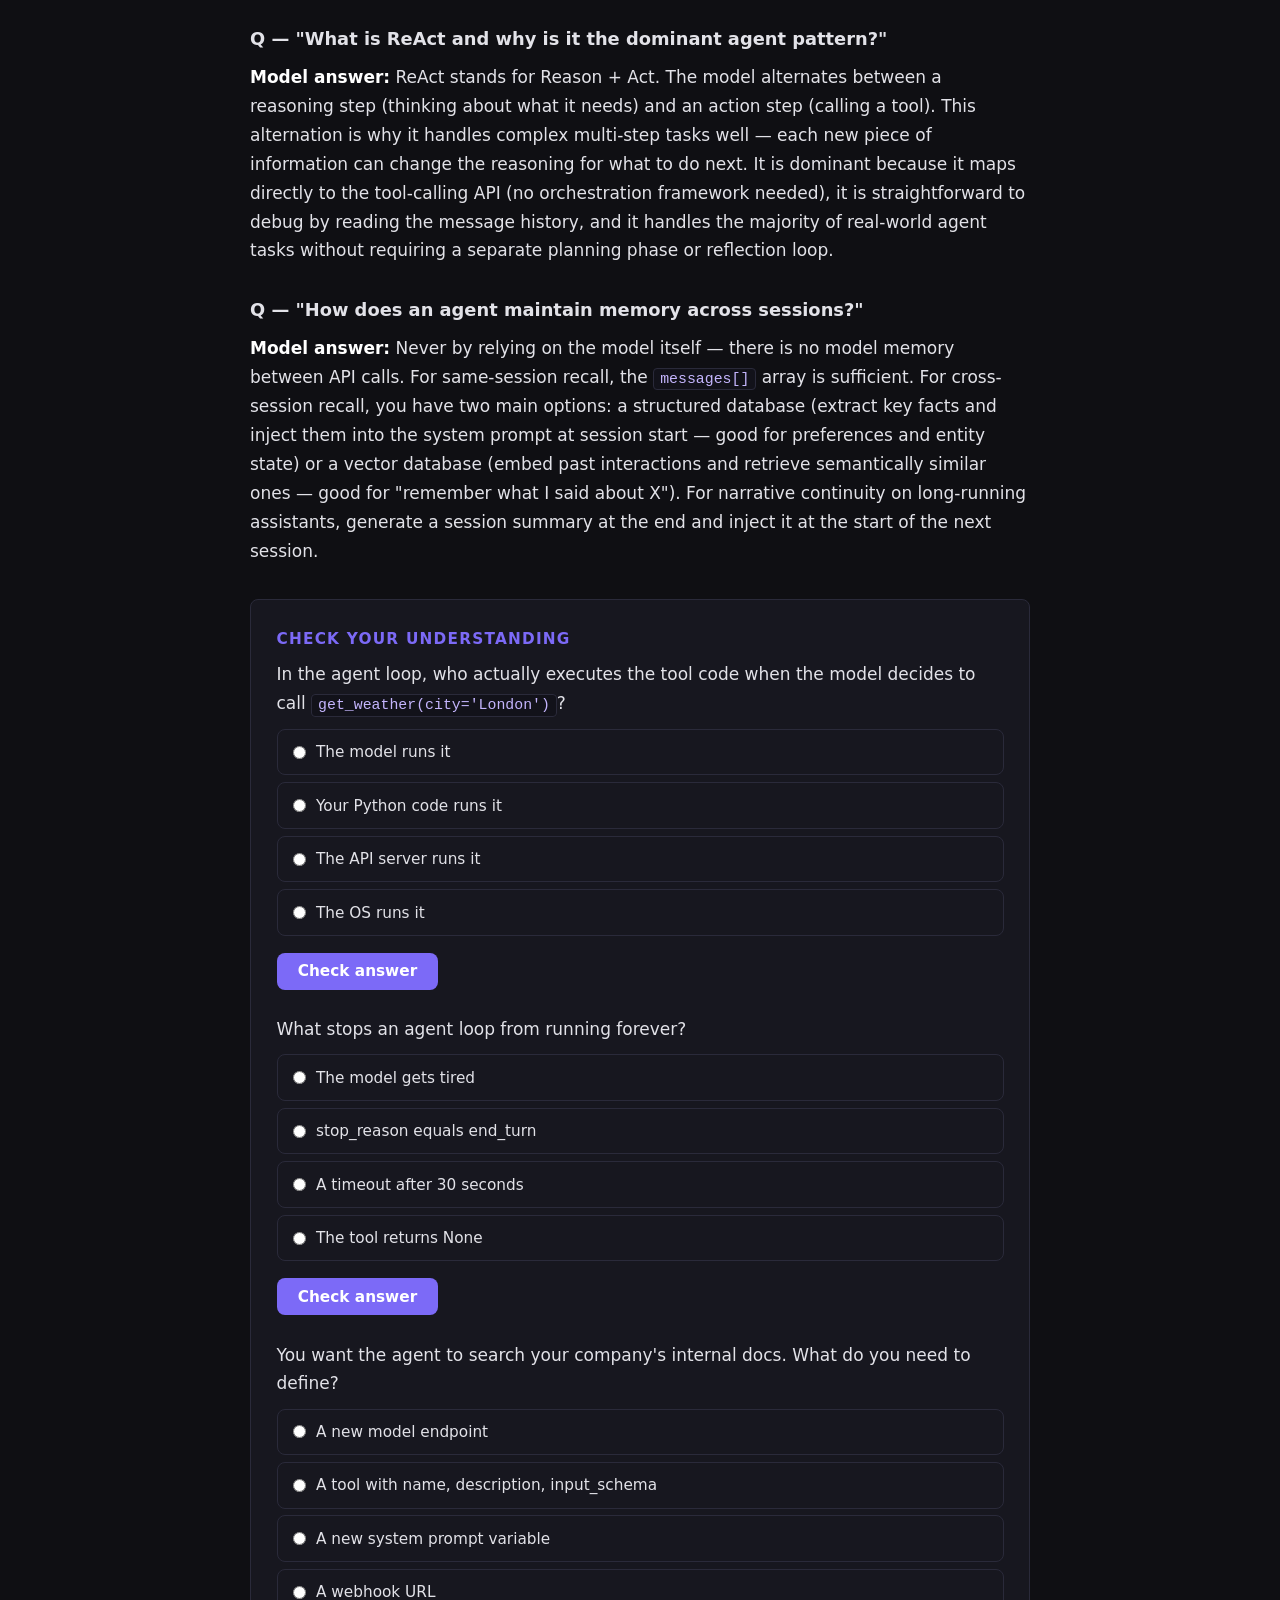
<file: lessons/0001-ai-agents-tool-use.html>
<!DOCTYPE html>
<html lang="en">
<head>
  <meta charset="UTF-8" />
  <meta name="viewport" content="width=device-width, initial-scale=1.0" />
  <title>AI Agents &amp; Tool Use — AI Engineering</title>
  <link rel="stylesheet" href="../assets/styles.css" />
  <style>
    /* Diagram-specific styles */
    .agent-diagram {
      display: flex;
      flex-direction: column;
      align-items: center;
      gap: 0;
      padding: 1.5rem 1rem;
    }
    .diag-row {
      display: flex;
      align-items: center;
      gap: 0;
      width: 100%;
      justify-content: center;
    }
    .diag-box {
      background: var(--surface-2);
      border: 1px solid var(--border);
      border-radius: var(--radius);
      padding: 0.55rem 1rem;
      font-size: 0.82rem;
      font-weight: 600;
      white-space: nowrap;
      text-align: center;
    }
    .diag-box.highlight { border-color: var(--accent); color: var(--accent); }
    .diag-box.green     { border-color: var(--green);  color: var(--green);  }
    .diag-box.yellow    { border-color: var(--yellow); color: var(--yellow); }
    .diag-box.muted     { color: var(--text-muted); }
    .diag-arrow-h {
      width: 36px;
      height: 2px;
      background: var(--border);
      position: relative;
      flex-shrink: 0;
    }
    .diag-arrow-h::after {
      content: '';
      position: absolute;
      right: -1px; top: -4px;
      border: 5px solid transparent;
      border-left-color: var(--border);
    }
    .diag-arrow-v {
      width: 2px;
      height: 24px;
      background: var(--border);
      position: relative;
      flex-shrink: 0;
      margin: 0 auto;
    }
    .diag-arrow-v::after {
      content: '';
      position: absolute;
      bottom: -1px; left: -4px;
      border: 5px solid transparent;
      border-top-color: var(--border);
    }
    .diag-label {
      font-size: 0.72rem;
      color: var(--text-muted);
      text-align: center;
      margin: 0.15rem 0;
    }
    .diag-branch {
      display: flex;
      flex-direction: column;
      align-items: center;
    }
    .diag-fork-row {
      display: flex;
      align-items: flex-start;
      gap: 2.5rem;
      position: relative;
    }
    .diag-fork-branch {
      display: flex;
      flex-direction: column;
      align-items: center;
      gap: 0;
    }
    .diag-fork-label {
      font-size: 0.7rem;
      color: var(--text-muted);
      margin-bottom: 0.3rem;
    }
    /* Syntax highlight colors for Python */
    .kw  { color: #c792ea; }
    .fn  { color: #82aaff; }
    .str { color: #c3e88d; }
    .cmt { color: #546e7a; font-style: italic; }
    .num { color: #f78c6c; }
    .cls { color: #ffcb6b; }
    .var { color: #eeffff; }
    .op  { color: #89ddff; }
  </style>
</head>
<body>
<div class="container">

  <!-- Header -->
  <header class="lesson-header">
    <div class="phase-badge">Phase 1 · Lesson 1 of 5</div>
    <h1>AI Agents &amp; Tool Use</h1>
    <p class="subtitle">From text generation to real-world action — the agent loop explained.</p>
    <div class="lesson-meta">
      <span>⏱ 75 min</span>
      <span>🛠 Hands-on Python</span>
    </div>
  </header>

  <!-- Section 1 -->
  <h2>The Problem with Static Prompts</h2>
  <p>
    Prompt engineering makes the model <em>think</em> better. Agents make it <em>do</em> things.
    A model locked inside a context window can only generate text — it cannot check today's stock price,
    query your database, or send an email. An agent changes that. By giving the model a set of tools
    it can request, you turn a text generator into a system that can act on the world.
    That is the leap from prompt engineering to AI engineering.
  </p>

  <div class="callout tip">
    <div class="callout-title">What you already know</div>
    You know how to call the API, craft system prompts, and use chain-of-thought.
    This lesson builds directly on that — the only new idea is the loop.
  </div>

  <!-- Section 2: The Agent Loop Diagram -->
  <h2>The Agent Loop</h2>
  <p>Every AI agent — no matter how complex — runs this loop:</p>

  <div class="diagram">
    <div class="agent-diagram">

      <!-- Row 1: User Input → LLM -->
      <div class="diag-row">
        <div class="diag-box muted">User Input</div>
        <div class="diag-arrow-h"></div>
        <div class="diag-box highlight">LLM</div>
        <div class="diag-arrow-h"></div>
        <div class="diag-box muted" style="font-size:0.75rem; padding: 0.5rem 0.75rem;">
          Tool call?<br/>or done?
        </div>
      </div>

      <!-- Fork -->
      <div style="display:flex; align-items:flex-start; gap: 4rem; margin-top: 0.2rem;">

        <!-- Left branch: tool call -->
        <div class="diag-fork-branch">
          <div class="diag-fork-label" style="color: var(--yellow);">tool_use</div>
          <div class="diag-arrow-v" style="background: var(--yellow);"></div>
          <div class="diag-box yellow">Execute Tool</div>
          <div class="diag-arrow-v" style="background: var(--yellow);"></div>
          <div class="diag-label">result sent back</div>
          <div class="diag-arrow-v" style="background: var(--yellow);"></div>
          <div class="diag-box yellow">Back to LLM ↺</div>
        </div>

        <!-- Right branch: done -->
        <div class="diag-fork-branch">
          <div class="diag-fork-label" style="color: var(--green);">end_turn</div>
          <div class="diag-arrow-v" style="background: var(--green);"></div>
          <div class="diag-box green">Final Answer</div>
          <div class="diag-arrow-v" style="background: var(--green);"></div>
          <div class="diag-box green">✓ Done</div>
        </div>

      </div>

    </div>
  </div>

  <p>
    The loop keeps running as long as the model returns <code>stop_reason: "tool_use"</code>.
    Once it returns <code>stop_reason: "end_turn"</code>, your loop exits and you return the answer.
    That's the entire agent pattern — nothing more.
  </p>

  <!-- Section 3: Real Code -->
  <h2>Tool Calling in Python — Real Code</h2>
  <p>
    Here is a complete, runnable agent. It has three tools, runs the loop, and prints exactly
    which tool was called at each step. Paste it into your project and run it.
  </p>

  <div class="code-label">agent.py — complete runnable example</div>
  <pre><code><span class="kw">import</span> <span class="var">anthropic</span>
<span class="kw">import</span> <span class="var">json</span>

<span class="var">client</span> <span class="op">=</span> <span class="var">anthropic</span>.<span class="cls">Anthropic</span>()

<span class="cmt"># ── Tool implementations ───────────────────────────────────────────</span>

<span class="kw">def</span> <span class="fn">get_current_weather</span>(<span class="var">city</span>: <span class="cls">str</span>) <span class="op">-></span> <span class="cls">str</span>:
    <span class="cmt"># Real impl: call a weather API here</span>
    <span class="kw">return</span> <span class="var">json</span>.<span class="fn">dumps</span>({<span class="str">"city"</span>: <span class="var">city</span>, <span class="str">"temp_c"</span>: <span class="num">18</span>, <span class="str">"condition"</span>: <span class="str">"Partly cloudy"</span>})

<span class="kw">def</span> <span class="fn">calculate</span>(<span class="var">expression</span>: <span class="cls">str</span>) <span class="op">-></span> <span class="cls">str</span>:
    <span class="kw">try</span>:
        <span class="var">result</span> <span class="op">=</span> <span class="fn">eval</span>(<span class="var">expression</span>, {<span class="str">"__builtins__"</span>: {}}, {})  <span class="cmt"># safe for numeric expressions</span>
        <span class="kw">return</span> <span class="cls">str</span>(<span class="var">result</span>)
    <span class="kw">except</span> <span class="cls">Exception</span> <span class="kw">as</span> <span class="var">e</span>:
        <span class="kw">return</span> <span class="var">f</span><span class="str">"Error: {e}"</span>

<span class="kw">def</span> <span class="fn">search_web</span>(<span class="var">query</span>: <span class="cls">str</span>) <span class="op">-></span> <span class="cls">str</span>:
    <span class="cmt"># Real impl: call Serper, Tavily, or Brave Search API here</span>
    <span class="kw">return</span> <span class="var">json</span>.<span class="fn">dumps</span>([
        {<span class="str">"title"</span>: <span class="var">f</span><span class="str">"Search result for '{query}'"</span>, <span class="str">"snippet"</span>: <span class="str">"Stub result — wire up a real search API."</span>}
    ])

<span class="cmt"># ── Tool registry (maps name → function) ──────────────────────────</span>

<span class="cls">TOOL_MAP</span> = {
    <span class="str">"get_current_weather"</span>: <span class="var">get_current_weather</span>,
    <span class="str">"calculate"</span>:           <span class="var">calculate</span>,
    <span class="str">"search_web"</span>:          <span class="var">search_web</span>,
}

<span class="cmt"># ── Tool definitions (what the model sees) ─────────────────────────</span>
<span class="cmt"># These descriptions ARE prompts — write them carefully.</span>

<span class="cls">TOOLS</span> = [
    {
        <span class="str">"name"</span>: <span class="str">"get_current_weather"</span>,
        <span class="str">"description"</span>: <span class="str">"Get the current weather for a city. Use when the user asks about weather conditions."</span>,
        <span class="str">"input_schema"</span>: {
            <span class="str">"type"</span>: <span class="str">"object"</span>,
            <span class="str">"properties"</span>: {
                <span class="str">"city"</span>: {<span class="str">"type"</span>: <span class="str">"string"</span>, <span class="str">"description"</span>: <span class="str">"City name, e.g. 'London'"</span>}
            },
            <span class="str">"required"</span>: [<span class="str">"city"</span>]
        }
    },
    {
        <span class="str">"name"</span>: <span class="str">"calculate"</span>,
        <span class="str">"description"</span>: <span class="str">"Evaluate a mathematical expression. Use for arithmetic, percentages, or any calculation."</span>,
        <span class="str">"input_schema"</span>: {
            <span class="str">"type"</span>: <span class="str">"object"</span>,
            <span class="str">"properties"</span>: {
                <span class="str">"expression"</span>: {<span class="str">"type"</span>: <span class="str">"string"</span>, <span class="str">"description"</span>: <span class="str">"Python numeric expression, e.g. '1000 / 182.5'"</span>}
            },
            <span class="str">"required"</span>: [<span class="str">"expression"</span>]
        }
    },
    {
        <span class="str">"name"</span>: <span class="str">"search_web"</span>,
        <span class="str">"description"</span>: <span class="str">"Search the web for recent information. Use when the user asks about current events or facts you may not have."</span>,
        <span class="str">"input_schema"</span>: {
            <span class="str">"type"</span>: <span class="str">"object"</span>,
            <span class="str">"properties"</span>: {
                <span class="str">"query"</span>: {<span class="str">"type"</span>: <span class="str">"string"</span>, <span class="str">"description"</span>: <span class="str">"Search query"</span>}
            },
            <span class="str">"required"</span>: [<span class="str">"query"</span>]
        }
    },
]

<span class="cmt"># ── The agent loop ─────────────────────────────────────────────────</span>

<span class="kw">def</span> <span class="fn">run_agent</span>(<span class="var">user_message</span>: <span class="cls">str</span>) <span class="op">-></span> <span class="cls">str</span>:
    <span class="var">messages</span> <span class="op">=</span> [{<span class="str">"role"</span>: <span class="str">"user"</span>, <span class="str">"content"</span>: <span class="var">user_message</span>}]

    <span class="kw">while</span> <span class="cls">True</span>:
        <span class="var">response</span> <span class="op">=</span> <span class="var">client</span>.<span class="var">messages</span>.<span class="fn">create</span>(
            <span class="var">model</span><span class="op">=</span><span class="str">"claude-sonnet-4-6"</span>,
            <span class="var">max_tokens</span><span class="op">=</span><span class="num">1024</span>,
            <span class="var">tools</span><span class="op">=</span><span class="cls">TOOLS</span>,
            <span class="var">messages</span><span class="op">=</span><span class="var">messages</span>,
        )

        <span class="kw">if</span> <span class="var">response</span>.<span class="var">stop_reason</span> <span class="op">==</span> <span class="str">"end_turn"</span>:
            <span class="kw">return</span> <span class="var">response</span>.<span class="var">content</span>[<span class="num">0</span>].<span class="var">text</span>

        <span class="cmt"># stop_reason == "tool_use" — execute each requested tool</span>
        <span class="var">tool_results</span> <span class="op">=</span> []
        <span class="kw">for</span> <span class="var">block</span> <span class="kw">in</span> <span class="var">response</span>.<span class="var">content</span>:
            <span class="kw">if</span> <span class="var">block</span>.<span class="var">type</span> <span class="op">!=</span> <span class="str">"tool_use"</span>:
                <span class="kw">continue</span>

            <span class="fn">print</span>(<span class="var">f</span><span class="str">"→ Calling {block.name}({block.input})"</span>)
            <span class="var">result</span> <span class="op">=</span> <span class="cls">TOOL_MAP</span>[<span class="var">block</span>.<span class="var">name</span>](<span class="op">**</span><span class="var">block</span>.<span class="var">input</span>)
            <span class="fn">print</span>(<span class="var">f</span><span class="str">"← Result: {result}\n"</span>)

            <span class="var">tool_results</span>.<span class="fn">append</span>({
                <span class="str">"type"</span>: <span class="str">"tool_result"</span>,
                <span class="str">"tool_use_id"</span>: <span class="var">block</span>.<span class="var">id</span>,
                <span class="str">"content"</span>: <span class="var">result</span>,
            })

        <span class="cmt"># Append both the assistant turn and the tool results to history</span>
        <span class="var">messages</span>.<span class="fn">append</span>({<span class="str">"role"</span>: <span class="str">"assistant"</span>, <span class="str">"content"</span>: <span class="var">response</span>.<span class="var">content</span>})
        <span class="var">messages</span>.<span class="fn">append</span>({<span class="str">"role"</span>: <span class="str">"user"</span>,      <span class="str">"content"</span>: <span class="var">tool_results</span>})


<span class="kw">if</span> <span class="var">__name__</span> <span class="op">==</span> <span class="str">"__main__"</span>:
    <span class="var">answer</span> <span class="op">=</span> <span class="fn">run_agent</span>(<span class="str">"What's the weather in Tokyo, and how many degrees warmer is that than 10°C?"</span>)
    <span class="fn">print</span>(<span class="str">"Final answer:"</span>, <span class="var">answer</span>)
</code></pre>

  <div class="callout info">
    <div class="callout-title">Run it now</div>
    Save as <code>agent.py</code> in your project, make sure <code>ANTHROPIC_API_KEY</code> is set, and run <code>python agent.py</code>.
    You will see it call <code>get_current_weather</code> and then <code>calculate</code> before answering.
  </div>

  <!-- Section A: Parallel Tool Calls -->
  <h2>Parallel Tool Calls</h2>
  <p>
    In the basic agent loop, the model calls one tool per turn. But when the user asks a question
    that requires two independent pieces of data, a smart model batches both requests into a single
    response. Instead of returning one <code>tool_use</code> block, it returns two — and your loop
    collects all of them before making a single round-trip back to the model.
  </p>
  <p>
    Both Claude and GPT-4 support this natively. The model decides when calls are independent enough
    to parallelize. Your job is to make sure your handler already iterates over
    <code>response.content</code> and collects <em>all</em> <code>tool_use</code> blocks before
    sending results back — which the code in Section 3 already does correctly. That loop over blocks
    was not accidental.
  </p>
  <p>
    The practical impact is real: when two tools have no data dependency on each other (the result of
    tool A is not needed to call tool B), parallelizing them halves the round-trip latency for that
    turn.
  </p>

  <div class="callout warn">
    <div class="callout-title">Production Impact</div>
    Parallel tool calls cut latency by 40–60% for turns where tools are independent. On a typical
    research agent that fetches three external sources per query, that is the difference between
    a 4-second response and a 2-second response.
  </div>

  <p>Try this query against the agent from Section 3:</p>

  <div class="code-label">parallel_demo.py — both weather calls happen in one turn</div>
  <pre><code><span class="cmt"># Ask a question that requires two independent tool calls</span>
<span class="var">answer</span> <span class="op">=</span> <span class="fn">run_agent</span>(
    <span class="str">"What's the weather in Tokyo AND London right now, and which city is warmer?"</span>
)
<span class="fn">print</span>(<span class="var">answer</span>)

<span class="cmt"># What you will see in the terminal:</span>
<span class="cmt"># → Calling get_current_weather({'city': 'Tokyo'})</span>
<span class="cmt"># → Calling get_current_weather({'city': 'London'})</span>
<span class="cmt"># ← Result: {"city": "Tokyo",  "temp_c": 28, ...}</span>
<span class="cmt"># ← Result: {"city": "London", "temp_c": 14, ...}</span>
<span class="cmt"># Final answer: Tokyo is warmer at 28°C vs London's 14°C.</span>
<span class="cmt">#</span>
<span class="cmt"># Both calls happened in ONE loop iteration, not two.</span></code></pre>

  <p>
    Notice that the existing <code>for block in response.content</code> loop in Section 3 already
    handles this: it collects <em>all</em> <code>tool_use</code> blocks into <code>tool_results</code>,
    then sends them all back in a single <code>user</code> message. If your handler only processed
    the first block and returned immediately, parallel calls would silently break.
  </p>

  <div class="callout info">
    <div class="callout-title">Interview question</div>
    "What is the difference between sequential and parallel tool calls in an agent?"<br/><br/>
    Sequential: the model issues one tool call per loop turn — each result comes back before the next
    call is decided. Parallel: the model returns multiple <code>tool_use</code> blocks in a single
    response turn. You execute all of them and return all results before the next model call.
    Parallel calls require no data dependency between the tools, and they halve round-trips for
    that turn.
  </div>

  <!-- Section B: Production Hardening -->
  <h2>Production Hardening</h2>
  <p>
    The agent in Section 3 works perfectly for learning. Before you ship it, four things are
    missing. Each one has caused a production incident for someone.
  </p>

  <table>
    <thead>
      <tr>
        <th>Gap</th>
        <th>What goes wrong without it</th>
        <th>The fix</th>
      </tr>
    </thead>
    <tbody>
      <tr>
        <td><strong>Max iterations guard</strong></td>
        <td>A hallucinating model or a broken tool result can send the agent into an infinite loop,
            burning tokens and money until the process is killed</td>
        <td>Raise an exception if <code>iterations &gt;= 10</code> (tune per use-case)</td>
      </tr>
      <tr>
        <td><strong>Token budget check</strong></td>
        <td>As the <code>messages[]</code> array grows, you eventually hit the model's context limit
            and get a hard API error mid-conversation</td>
        <td>Check <code>response.usage.input_tokens</code> each turn; warn or summarize before the limit</td>
      </tr>
      <tr>
        <td><strong>Tool error handling</strong></td>
        <td>An uncaught exception in a tool crashes the whole agent instead of letting the model
            recover gracefully</td>
        <td>Catch exceptions in your tool executor and return a <code>tool_result</code> with
            <code>is_error: True</code></td>
      </tr>
      <tr>
        <td><strong>Tool call logging</strong></td>
        <td>When something goes wrong in production, you have no trace of which tools were called,
            what arguments were used, or how long each took</td>
        <td>Log tool name, input, output, and <code>latency_ms</code> before returning each result</td>
      </tr>
    </tbody>
  </table>

  <p>Here is a production-hardened version of the agent loop incorporating all four patterns:</p>

  <div class="code-label">agent_production.py — hardened loop</div>
  <pre><code><span class="kw">import</span> <span class="var">anthropic</span>, <span class="var">json</span>, <span class="var">time</span>, <span class="var">logging</span>

<span class="var">logger</span> <span class="op">=</span> <span class="var">logging</span>.<span class="fn">getLogger</span>(<span class="str">"agent"</span>)
<span class="var">client</span> <span class="op">=</span> <span class="var">anthropic</span>.<span class="cls">Anthropic</span>()

<span class="cls">MAX_ITERATIONS</span> <span class="op">=</span> <span class="num">10</span>
<span class="cls">TOKEN_BUDGET</span>   <span class="op">=</span> <span class="num">180_000</span>  <span class="cmt"># warn at 90% of claude-sonnet-4-6's 200k context</span>

<span class="kw">class</span> <span class="cls">AgentLoopError</span>(<span class="cls">Exception</span>): <span class="kw">pass</span>

<span class="kw">def</span> <span class="fn">execute_tool_safe</span>(<span class="var">block</span>) <span class="op">-></span> <span class="cls">dict</span>:
    <span class="str">"""Execute a tool_use block. Returns a tool_result dict (with is_error on failure)."""</span>
    <span class="var">t0</span> <span class="op">=</span> <span class="var">time</span>.<span class="fn">perf_counter</span>()
    <span class="kw">try</span>:
        <span class="var">result</span> <span class="op">=</span> <span class="cls">TOOL_MAP</span>[<span class="var">block</span>.<span class="var">name</span>](<span class="op">**</span><span class="var">block</span>.<span class="var">input</span>)
        <span class="var">latency_ms</span> <span class="op">=</span> <span class="fn">int</span>((<span class="var">time</span>.<span class="fn">perf_counter</span>() <span class="op">-</span> <span class="var">t0</span>) <span class="op">*</span> <span class="num">1000</span>)
        <span class="var">logger</span>.<span class="fn">info</span>(<span class="str">"tool=%s input=%s latency_ms=%d"</span>, <span class="var">block</span>.<span class="var">name</span>, <span class="var">block</span>.<span class="var">input</span>, <span class="var">latency_ms</span>)
        <span class="kw">return</span> {
            <span class="str">"type"</span>:        <span class="str">"tool_result"</span>,
            <span class="str">"tool_use_id"</span>: <span class="var">block</span>.<span class="var">id</span>,
            <span class="str">"content"</span>:     <span class="var">result</span>,
        }
    <span class="kw">except</span> <span class="cls">Exception</span> <span class="kw">as</span> <span class="var">e</span>:
        <span class="var">error_msg</span> <span class="op">=</span> <span class="var">f</span><span class="str">"Tool '{block.name}' failed: {e}"</span>
        <span class="var">logger</span>.<span class="fn">error</span>(<span class="var">error_msg</span>)
        <span class="kw">return</span> {
            <span class="str">"type"</span>:        <span class="str">"tool_result"</span>,
            <span class="str">"tool_use_id"</span>: <span class="var">block</span>.<span class="var">id</span>,
            <span class="str">"content"</span>:     <span class="var">error_msg</span>,
            <span class="str">"is_error"</span>:    <span class="cls">True</span>,     <span class="cmt"># model sees this and adapts its strategy</span>
        }

<span class="kw">def</span> <span class="fn">run_agent_production</span>(<span class="var">user_message</span>: <span class="cls">str</span>) <span class="op">-></span> <span class="cls">str</span>:
    <span class="var">messages</span>   <span class="op">=</span> [{<span class="str">"role"</span>: <span class="str">"user"</span>, <span class="str">"content"</span>: <span class="var">user_message</span>}]
    <span class="var">iterations</span> <span class="op">=</span> <span class="num">0</span>

    <span class="kw">while</span> <span class="cls">True</span>:
        <span class="cmt"># Guard 1: max iterations ────────────────────────────────────</span>
        <span class="kw">if</span> <span class="var">iterations</span> <span class="op">>=</span> <span class="cls">MAX_ITERATIONS</span>:
            <span class="kw">raise</span> <span class="cls">AgentLoopError</span>(<span class="var">f</span><span class="str">"Max iterations ({MAX_ITERATIONS}) exceeded"</span>)
        <span class="var">iterations</span> <span class="op">+=</span> <span class="num">1</span>

        <span class="var">response</span> <span class="op">=</span> <span class="var">client</span>.<span class="var">messages</span>.<span class="fn">create</span>(
            <span class="var">model</span><span class="op">=</span><span class="str">"claude-sonnet-4-6"</span>,
            <span class="var">max_tokens</span><span class="op">=</span><span class="num">1024</span>,
            <span class="var">tools</span><span class="op">=</span><span class="cls">TOOLS</span>,
            <span class="var">messages</span><span class="op">=</span><span class="var">messages</span>,
        )

        <span class="cmt"># Guard 2: token budget ──────────────────────────────────────</span>
        <span class="kw">if</span> <span class="var">response</span>.<span class="var">usage</span>.<span class="var">input_tokens</span> <span class="op">></span> <span class="cls">TOKEN_BUDGET</span>:
            <span class="var">logger</span>.<span class="fn">warning</span>(<span class="str">"Approaching context limit: %d tokens"</span>, <span class="var">response</span>.<span class="var">usage</span>.<span class="var">input_tokens</span>)

        <span class="kw">if</span> <span class="var">response</span>.<span class="var">stop_reason</span> <span class="op">==</span> <span class="str">"end_turn"</span>:
            <span class="kw">return</span> <span class="var">response</span>.<span class="var">content</span>[<span class="num">0</span>].<span class="var">text</span>

        <span class="cmt"># Execute all tool calls (Guards 3+4 inside execute_tool_safe) ─</span>
        <span class="var">tool_results</span> <span class="op">=</span> [
            <span class="fn">execute_tool_safe</span>(<span class="var">block</span>)
            <span class="kw">for</span> <span class="var">block</span> <span class="kw">in</span> <span class="var">response</span>.<span class="var">content</span>
            <span class="kw">if</span> <span class="var">block</span>.<span class="var">type</span> <span class="op">==</span> <span class="str">"tool_use"</span>
        ]

        <span class="var">messages</span>.<span class="fn">append</span>({<span class="str">"role"</span>: <span class="str">"assistant"</span>, <span class="str">"content"</span>: <span class="var">response</span>.<span class="var">content</span>})
        <span class="var">messages</span>.<span class="fn">append</span>({<span class="str">"role"</span>: <span class="str">"user"</span>,      <span class="str">"content"</span>: <span class="var">tool_results</span>})</code></pre>

  <div class="callout tip">
    <div class="callout-title">Key insight: is_error keeps the model in the loop</div>
    When you return <code>is_error: True</code>, the model receives the error message as context.
    It can then retry with different arguments, try a fallback tool, or tell the user what failed —
    all without your code doing anything special. Compare this to crashing the loop: the user sees
    nothing and you have no trace of what happened.
  </div>

  <!-- Section 4: Why it works -->
  <h2>Why Does This Work?</h2>
  <p>
    The model was trained to produce a special structured response when it determines it needs external
    data. Instead of guessing, it outputs a <code>tool_use</code> block with the tool name and arguments.
    <strong>Your code</strong> receives that, executes the function, and sends the result back as a
    <code>tool_result</code> message. The model then continues reasoning with the real data.
  </p>
  <p>
    The model never "runs" anything. It never touches your filesystem, network, or runtime directly.
    It <em>requests</em>. You <em>execute</em>.
  </p>

  <div class="callout">
    <div class="callout-title">The mental model</div>
    <strong>The model is the brain. Your code is the hands.</strong><br/>
    The model decides <em>what</em> to do and <em>when</em>. Your code decides <em>how</em> it actually happens.
    This separation is what makes agents safe — you control every action that touches the real world.
  </div>

  <p>
    This also explains why tool <em>descriptions</em> matter so much. The model reads the description to
    decide whether to call the tool. A bad description = wrong tool choice. A great description = the
    model uses the right tool at the right time. Writing tool descriptions is prompt engineering.
  </p>

  <!-- Section 5: React Analogy -->
  <h2>The React Developer's Mental Model</h2>
  <p>You already understand this pattern — you've been using it for years in React:</p>

  <table>
    <thead>
      <tr>
        <th>Agents</th>
        <th>React</th>
      </tr>
    </thead>
    <tbody>
      <tr>
        <td>Agent loop (perceive → think → act → observe → repeat)</td>
        <td>Render cycle (props/state → render → DOM update → event → re-render)</td>
      </tr>
      <tr>
        <td>Tool result returned to model</td>
        <td><code>setState()</code> — new data triggers another think cycle</td>
      </tr>
      <tr>
        <td>Tool definition (<code>name</code>, <code>description</code>, <code>input_schema</code>)</td>
        <td>Component prop interface — a contract the model must satisfy to call the tool</td>
      </tr>
      <tr>
        <td><code>stop_reason: "end_turn"</code></td>
        <td>Component returning <code>null</code> — rendering is done, nothing more to produce</td>
      </tr>
      <tr>
        <td>Multi-tool agent calling 3 tools in sequence</td>
        <td>A component that fires 3 side effects in one render cycle before committing</td>
      </tr>
    </tbody>
  </table>

  <p>
    The core idea is identical: <strong>data flows in, decisions happen, actions go out, new data
    flows back in.</strong> You've been building reactive loops your whole career — the agent loop
    is the same thing with an LLM as the decision engine.
  </p>

  <!-- Section C: Agent Architectures -->
  <h2>Agent Architectures — The Landscape</h2>
  <p>
    The loop you built is called <strong>ReAct</strong>. It is one of three architectures that
    dominate production AI systems. Knowing all three by name, and knowing when to reach for each
    one, is expected knowledge at any AI engineering interview.
  </p>

  <table>
    <thead>
      <tr>
        <th>Pattern</th>
        <th>How it works</th>
        <th>Use when</th>
        <th>Avoid when</th>
      </tr>
    </thead>
    <tbody>
      <tr>
        <td><strong>ReAct</strong><br/><em style="font-size:0.8rem; color: var(--text-muted);">Reason + Act</em></td>
        <td>Model alternates between reasoning (thinking about what to do) and acting (calling a
            tool). Observes the result, then reasons again. Loop continues until
            <code>end_turn</code>.</td>
        <td>Most real-world tasks. Dynamic situations where the next step depends on what the
            current tool returns.</td>
        <td>Tasks where you already know all the steps upfront — Plan-and-Execute is more
            efficient there.</td>
      </tr>
      <tr>
        <td><strong>Plan-and-Execute</strong></td>
        <td>First call: model produces a full ordered plan (list of steps). Subsequent calls:
            execute each step in sequence, optionally revising the plan based on results.</td>
        <td>Complex multi-step research tasks, code refactoring pipelines, document analysis
            workflows — anywhere the steps are knowable upfront.</td>
        <td>Dynamic tasks where step N depends entirely on the outcome of step N-1 and cannot be
            anticipated.</td>
      </tr>
      <tr>
        <td><strong>Reflection</strong></td>
        <td>Agent produces output, then a second call (same or different model) critiques it and
            suggests improvements. The original agent revises. Repeat until quality threshold is
            met.</td>
        <td>Writing, code generation, structured output extraction — any task where quality
            matters more than speed and you can define a quality criterion.</td>
        <td>Real-time response requirements. Tasks with no clear quality metric (reflection
            without a rubric just adds noise).</td>
      </tr>
    </tbody>
  </table>

  <div class="callout">
    <div class="callout-title">Which one is this lesson's agent?</div>
    <strong>ReAct.</strong> It is the most common pattern in production and the pattern every AI
    company starts with. It is simple enough to debug, general enough to handle most tasks, and
    maps directly to the tool-calling API. Master ReAct first — then Plan-and-Execute and
    Reflection are incremental additions on top of it.
  </div>

  <!-- Section D: Memory in Agents -->
  <h2>Memory in Agents</h2>
  <p>
    Every API call to Claude is stateless. The model remembers nothing between calls unless
    you put it in <code>messages[]</code>. "Memory" in agents is entirely your responsibility,
    and there are four patterns with distinct trade-offs. This is a top-five interview topic.
  </p>

  <table>
    <thead>
      <tr>
        <th>Memory Type</th>
        <th>Where data lives</th>
        <th>Persists across sessions?</th>
        <th>Best for</th>
      </tr>
    </thead>
    <tbody>
      <tr>
        <td><strong>In-context</strong></td>
        <td>The <code>messages[]</code> array passed with every API call</td>
        <td>No — lost when your process ends</td>
        <td>Single-session conversations. Everything you have built so far uses this.</td>
      </tr>
      <tr>
        <td><strong>External / Vector DB</strong></td>
        <td>Embeddings stored in a vector database (Pinecone, pgvector, Chroma)</td>
        <td>Yes</td>
        <td>Semantic recall — "remember what I told you last week." Requires embed-on-write and
            retrieve-on-read. Used in RAG pipelines (Lesson 2).</td>
      </tr>
      <tr>
        <td><strong>Structured DB</strong></td>
        <td>Key facts extracted and stored in a relational or document database</td>
        <td>Yes</td>
        <td>User preferences, entity state, settings. Extract facts from conversation, inject
            relevant ones into the system prompt at session start.</td>
      </tr>
      <tr>
        <td><strong>Episodic</strong></td>
        <td>Full session summaries stored and injected as prior context</td>
        <td>Yes</td>
        <td>Long-running assistants that need narrative continuity across sessions. Generate a
            summary at session end, retrieve it at session start.</td>
      </tr>
    </tbody>
  </table>

  <div class="callout tip">
    <div class="callout-title">Practical guidance for your current skill level</div>
    Start with in-context memory — it is what you have already built. Add a structured DB
    (Postgres or SQLite) when you need to persist user preferences across sessions. Add a vector
    DB when users need semantic recall ("find that thing I mentioned before"). Episodic summaries
    are the highest-complexity option; reach for them only when context window cost becomes a real
    concern on long-running assistants.
  </div>

  <!-- Section E: Interview Spotlight -->
  <h2>Interview Spotlight</h2>
  <p>
    These are the six most common agent questions at AI engineering interviews. The answers below
    are calibrated for a senior full-stack developer pivoting to AI — technically precise, grounded
    in production realities, not textbook recitations.
  </p>

  <div class="callout info">
    <div class="callout-title">How to use this section</div>
    Read each answer once. Then close the page and try to answer from memory in your own words.
    The goal is not memorization — it is building a mental model you can reason from in a conversation.
  </div>

  <h3>Q — "Explain the agent loop in simple terms."</h3>
  <p>
    <strong>Model answer:</strong> An agent is a perceive-decide-act-observe loop with an LLM as
    the decision engine. The model receives input (perceive), decides whether to call a tool or
    answer directly (decide), your code executes the tool (act), and the result goes back to the
    model as new context (observe). This repeats until the model decides it has enough information
    to give a final answer. Nothing runs in the model — it only requests. Your code executes.
  </p>

  <h3>Q — "How do you prevent an agent from running forever in production?"</h3>
  <p>
    <strong>Model answer:</strong> Three layers. First, a max iterations guard in the loop — if
    <code>iterations &gt;= N</code>, raise an exception. Second, a token budget check on
    <code>response.usage.input_tokens</code> each turn to catch runaway context growth before
    hitting the API hard limit. Third, an HTTP-level timeout on the entire agent invocation in
    your API handler or task queue — this catches cases where the model is slow rather than
    looping. All three are necessary because each one catches a different failure mode.
  </p>

  <h3>Q — "What is the difference between sequential and parallel tool calls?"</h3>
  <p>
    <strong>Model answer:</strong> Sequential means the model issues one tool call per loop turn —
    each result comes back before the next call is decided. Parallel means the model returns
    multiple <code>tool_use</code> blocks in a single response. Your handler executes all of them
    and returns all results in one message before the next model call. This halves the round-trips
    for that turn. The requirement is that the tools have no data dependency — you cannot call tool
    B with the output of tool A in the same parallel batch.
  </p>

  <h3>Q — "How would you handle a tool failure in an agent?"</h3>
  <p>
    <strong>Model answer:</strong> Catch the exception in the tool executor and return a
    <code>tool_result</code> with <code>is_error: True</code> and the error message as content.
    Never crash the loop. The model receives the error as context and can adapt — it might retry
    with different arguments, try a fallback tool, or tell the user what failed. The key is that
    the model must receive a <code>tool_result</code> for every <code>tool_use</code> it requested;
    omitting one breaks the message history contract and typically causes a 400 error on the next
    API call.
  </p>

  <h3>Q — "What is ReAct and why is it the dominant agent pattern?"</h3>
  <p>
    <strong>Model answer:</strong> ReAct stands for Reason + Act. The model alternates between
    a reasoning step (thinking about what it needs) and an action step (calling a tool). This
    alternation is why it handles complex multi-step tasks well — each new piece of information
    can change the reasoning for what to do next. It is dominant because it maps directly to the
    tool-calling API (no orchestration framework needed), it is straightforward to debug by
    reading the message history, and it handles the majority of real-world agent tasks without
    requiring a separate planning phase or reflection loop.
  </p>

  <h3>Q — "How does an agent maintain memory across sessions?"</h3>
  <p>
    <strong>Model answer:</strong> Never by relying on the model itself — there is no model memory
    between API calls. For same-session recall, the <code>messages[]</code> array is sufficient.
    For cross-session recall, you have two main options: a structured database (extract key facts
    and inject them into the system prompt at session start — good for preferences and entity
    state) or a vector database (embed past interactions and retrieve semantically similar ones —
    good for "remember what I said about X"). For narrative continuity on long-running assistants,
    generate a session summary at the end and inject it at the start of the next session.
  </p>

  <!-- Section 6: Quiz -->
  <div class="quiz">
    <h3>Check your understanding</h3>

    <!-- Q1 -->
    <div class="quiz-question" id="q1">
      <p>In the agent loop, who actually executes the tool code when the model decides to call <code>get_weather(city='London')</code>?</p>
      <div class="quiz-options">
        <label class="quiz-option">
          <input type="radio" name="q1" value="a" /> The model runs it
        </label>
        <label class="quiz-option">
          <input type="radio" name="q1" value="b" /> Your Python code runs it
        </label>
        <label class="quiz-option">
          <input type="radio" name="q1" value="c" /> The API server runs it
        </label>
        <label class="quiz-option">
          <input type="radio" name="q1" value="d" /> The OS runs it
        </label>
      </div>
      <button class="quiz-check-btn" onclick="checkQ('q1','b','The model outputs a structured request. Your code executes it and returns the result. The model never has direct access to your filesystem, network, or runtime.')">Check answer</button>
      <div class="quiz-feedback" id="q1-feedback"></div>
    </div>

    <!-- Q2 -->
    <div class="quiz-question" id="q2" style="margin-top:1.5rem;">
      <p>What stops an agent loop from running forever?</p>
      <div class="quiz-options">
        <label class="quiz-option">
          <input type="radio" name="q2" value="a" /> The model gets tired
        </label>
        <label class="quiz-option">
          <input type="radio" name="q2" value="b" /> stop_reason equals end_turn
        </label>
        <label class="quiz-option">
          <input type="radio" name="q2" value="c" /> A timeout after 30 seconds
        </label>
        <label class="quiz-option">
          <input type="radio" name="q2" value="d" /> The tool returns None
        </label>
      </div>
      <button class="quiz-check-btn" onclick="checkQ('q2','b','The model signals it\'s done by returning stop_reason: \"end_turn\" instead of \"tool_use\". Your loop checks this and exits. In production, add a max_iterations guard too.')">Check answer</button>
      <div class="quiz-feedback" id="q2-feedback"></div>
    </div>

    <!-- Q3 -->
    <div class="quiz-question" id="q3" style="margin-top:1.5rem;">
      <p>You want the agent to search your company's internal docs. What do you need to define?</p>
      <div class="quiz-options">
        <label class="quiz-option">
          <input type="radio" name="q3" value="a" /> A new model endpoint
        </label>
        <label class="quiz-option">
          <input type="radio" name="q3" value="b" /> A tool with name, description, input_schema
        </label>
        <label class="quiz-option">
          <input type="radio" name="q3" value="c" /> A new system prompt variable
        </label>
        <label class="quiz-option">
          <input type="radio" name="q3" value="d" /> A webhook URL
        </label>
      </div>
      <button class="quiz-check-btn" onclick="checkQ('q3','b','The model decides whether to call a tool based on the description. Write the description like a prompt — it IS a prompt. Then implement the function to actually query your docs.')">Check answer</button>
      <div class="quiz-feedback" id="q3-feedback"></div>
    </div>

    <!-- Q4 -->
    <div class="quiz-question" id="q4" style="margin-top:1.5rem;">
      <p>What do you send back to the model when a tool raises an exception?</p>
      <div class="quiz-options">
        <label class="quiz-option">
          <input type="radio" name="q4" value="a" /> Nothing — skip the error
        </label>
        <label class="quiz-option">
          <input type="radio" name="q4" value="b" /> A tool_result with is_error: True
        </label>
        <label class="quiz-option">
          <input type="radio" name="q4" value="c" /> A new user message explaining it
        </label>
        <label class="quiz-option">
          <input type="radio" name="q4" value="d" /> Restart the agent loop entirely
        </label>
      </div>
      <button class="quiz-check-btn" onclick="checkQ('q4','b','The model expects a tool_result for every tool_use it requested. Send is_error: True and the error message — the model will adapt its strategy, such as retrying with different arguments or telling the user what failed.')">Check answer</button>
      <div class="quiz-feedback" id="q4-feedback"></div>
    </div>

    <!-- Q5 -->
    <div class="quiz-question" id="q5" style="margin-top:1.5rem;">
      <p>What is the maximum number of tools Claude can call in a single response turn?</p>
      <div class="quiz-options">
        <label class="quiz-option">
          <input type="radio" name="q5" value="a" /> Exactly one tool per turn
        </label>
        <label class="quiz-option">
          <input type="radio" name="q5" value="b" /> Up to the total tool count you defined
        </label>
        <label class="quiz-option">
          <input type="radio" name="q5" value="c" /> Exactly two tools per turn
        </label>
        <label class="quiz-option">
          <input type="radio" name="q5" value="d" /> No limit — unlimited parallel calls
        </label>
      </div>
      <button class="quiz-check-btn" onclick="checkQ('q5','b','Claude can call multiple tools in parallel in a single response — you\'ll see multiple tool_use blocks in response.content. Execute all of them before sending the next message. The limit is bounded by how many tools you defined, not a fixed cap.')">Check answer</button>
      <div class="quiz-feedback" id="q5-feedback"></div>
    </div>

    <!-- Q6 -->
    <div class="quiz-question" id="q6" style="margin-top:1.5rem;">
      <p>In the ReAct pattern, what does the "Re" stand for?</p>
      <div class="quiz-options">
        <label class="quiz-option">
          <input type="radio" name="q6" value="a" /> Respond
        </label>
        <label class="quiz-option">
          <input type="radio" name="q6" value="b" /> Reason
        </label>
        <label class="quiz-option">
          <input type="radio" name="q6" value="c" /> Retry
        </label>
        <label class="quiz-option">
          <input type="radio" name="q6" value="d" /> Return
        </label>
      </div>
      <button class="quiz-check-btn" onclick="checkQ('q6','b','ReAct = Reason + Act. The model reasons about what to do next, then acts by calling a tool or answering. This alternation is why it handles complex multi-step tasks — each tool result can change the reasoning for the next step.')">Check answer</button>
      <div class="quiz-feedback" id="q6-feedback"></div>
    </div>

    <!-- Q7 -->
    <div class="quiz-question" id="q7" style="margin-top:1.5rem;">
      <p>Your agent answers "What's the weather in Paris AND Rome?" — what does an optimal model response look like?</p>
      <div class="quiz-options">
        <label class="quiz-option">
          <input type="radio" name="q7" value="a" /> Two separate loop turns, one city each
        </label>
        <label class="quiz-option">
          <input type="radio" name="q7" value="b" /> One response containing two tool_use blocks
        </label>
        <label class="quiz-option">
          <input type="radio" name="q7" value="c" /> One call to a batch weather endpoint
        </label>
        <label class="quiz-option">
          <input type="radio" name="q7" value="d" /> Two concurrent Anthropic API requests
        </label>
      </div>
      <button class="quiz-check-btn" onclick="checkQ('q7','b','An efficient model batches independent tool calls into one response, halving round-trips. Your handler iterates all tool_use blocks, executes all of them, and returns all results in one message. This is parallel tool calling — covered in the Parallel Tool Calls section.')">Check answer</button>
      <div class="quiz-feedback" id="q7-feedback"></div>
    </div>

    <!-- Q8 -->
    <div class="quiz-question" id="q8" style="margin-top:1.5rem;">
      <p>Which memory type would you use to remember a user's coding language preference across sessions?</p>
      <div class="quiz-options">
        <label class="quiz-option">
          <input type="radio" name="q8" value="a" /> In-context messages array
        </label>
        <label class="quiz-option">
          <input type="radio" name="q8" value="b" /> Structured DB with extracted facts
        </label>
        <label class="quiz-option">
          <input type="radio" name="q8" value="c" /> Episodic session summary storage
        </label>
        <label class="quiz-option">
          <input type="radio" name="q8" value="d" /> Fine-tune the model on the preference
        </label>
      </div>
      <button class="quiz-check-btn" onclick="checkQ('q8','b','Preferences are structured facts — extract them during the conversation and store in a DB. At session start, inject relevant preferences into the system prompt. In-context memory only lasts one session. Fine-tuning is expensive and inflexible for per-user state.')">Check answer</button>
      <div class="quiz-feedback" id="q8-feedback"></div>
    </div>

    <!-- Q9 -->
    <div class="quiz-question" id="q9" style="margin-top:1.5rem;">
      <p>You define a tool with description: "Gets data." The agent never calls it. What's most likely wrong?</p>
      <div class="quiz-options">
        <label class="quiz-option">
          <input type="radio" name="q9" value="a" /> The JSON schema has a syntax error
        </label>
        <label class="quiz-option">
          <input type="radio" name="q9" value="b" /> Description too vague — model doesn't know when to use it
        </label>
        <label class="quiz-option">
          <input type="radio" name="q9" value="c" /> A required field is missing from input_schema
        </label>
        <label class="quiz-option">
          <input type="radio" name="q9" value="d" /> The tool name conflicts with a reserved keyword
        </label>
      </div>
      <button class="quiz-check-btn" onclick="checkQ('q9','b','The model decides whether to use a tool based entirely on the description — it is a prompt. \"Gets data.\" gives no signal about when to call it. Write descriptions like instructions: \"Search the company knowledge base for documentation. Use when the user asks a how-to or factual question about our product.\"')">Check answer</button>
      <div class="quiz-feedback" id="q9-feedback"></div>
    </div>

    <!-- Q10 -->
    <div class="quiz-question" id="q10" style="margin-top:1.5rem;">
      <p>What is the Plan-and-Execute pattern best suited for?</p>
      <div class="quiz-options">
        <label class="quiz-option">
          <input type="radio" name="q10" value="a" /> Simple Q&amp;A requiring one tool call
        </label>
        <label class="quiz-option">
          <input type="radio" name="q10" value="b" /> Complex multi-step tasks with known structure
        </label>
        <label class="quiz-option">
          <input type="radio" name="q10" value="c" /> Real-time streaming chat responses
        </label>
        <label class="quiz-option">
          <input type="radio" name="q10" value="d" /> Single-turn text classification jobs
        </label>
      </div>
      <button class="quiz-check-btn" onclick="checkQ('q10','b','Plan-and-Execute generates a full execution plan first, then runs each step. This works well when you can enumerate the steps upfront — research pipelines, multi-document analysis, code refactoring workflows. For dynamic tasks where each step depends on the previous result, ReAct is better.')">Check answer</button>
      <div class="quiz-feedback" id="q10-feedback"></div>
    </div>
  </div>

  <!-- Section 7: Exercise -->
  <h2>Your Exercise</h2>

  <div class="callout tip">
    <div class="callout-title">Try this</div>
    <p>Add a 4th tool to the agent above:</p>
    <pre style="margin: 0.75rem 0 0;"><code><span class="kw">def</span> <span class="fn">get_stock_price</span>(<span class="var">ticker</span>: <span class="cls">str</span>) <span class="op">-></span> <span class="cls">str</span>:
    <span class="cmt"># Return a fake price for now</span>
    <span class="var">prices</span> <span class="op">=</span> {<span class="str">"AAPL"</span>: <span class="num">182.50</span>, <span class="str">"GOOGL"</span>: <span class="num">175.20</span>, <span class="str">"MSFT"</span>: <span class="num">415.00</span>}
    <span class="var">price</span> <span class="op">=</span> <span class="var">prices</span>.<span class="fn">get</span>(<span class="var">ticker</span>.<span class="fn">upper</span>(), <span class="num">100.0</span>)
    <span class="kw">return</span> <span class="var">json</span>.<span class="fn">dumps</span>({<span class="str">"ticker"</span>: <span class="var">ticker</span>, <span class="str">"price_usd"</span>: <span class="var">price</span>})</code></pre>
    <p style="margin-top: 0.75rem;">Then ask the agent:</p>
    <p><em>"What's the current price of Apple stock, and how many shares could I buy with $1000?"</em></p>
    <p>
      Watch it chain <strong>two tool calls</strong> — first <code>get_stock_price</code>,
      then <code>calculate</code> — before producing the final answer. That's an agent doing real work.
    </p>
  </div>

  <!-- Section 8: Primary Resource -->
  <h2>Go Deeper</h2>
  <p>
    <strong>Primary source:</strong>
    <a href="https://docs.anthropic.com/en/docs/build-with-claude/tool-use" target="_blank">
      Anthropic Tool Use Guide
    </a> — the official reference covering all edge cases: parallel tool calls, error handling,
    forcing specific tools, and multi-turn patterns. Read this after completing the exercise.
  </p>
  <p>
    <strong>Also worth exploring:</strong>
    <a href="https://github.com/anthropics/anthropic-cookbook" target="_blank">Anthropic Cookbook</a>
    — real-world agent recipes including web search, code execution, and computer use.
  </p>

  <!-- Section 9: Ask Your Teacher -->
  <div class="ask-teacher">
    <strong>Questions? Ask your teacher.</strong><br/>
    If anything in this lesson was unclear — the loop, why tool descriptions matter, how to wire up
    a real search API, or what to build next — ask in the Claude Code session.
    Your teacher has full context on where you are and where you're going.
  </div>

  <!-- Section 10: Roadmap -->
  <h2>Your Learning Roadmap</h2>
  <div class="roadmap">

    <div class="roadmap-phase phase-active">
      <div class="roadmap-phase-header">
        <div class="phase-num">1</div>
        Phase 1 — AI Builder <span style="margin-left:auto; font-size:0.75rem; color: var(--accent);">← You are here</span>
      </div>
      <div class="roadmap-phase-body">
        <ul>
          <li>✓ <strong>Lesson 1: AI Agents &amp; Tool Use</strong> — this lesson</li>
          <li>Lesson 2: RAG Pipelines — Build a real document search</li>
          <li>Lesson 3: Production AI Patterns — Streaming, retries, cost control</li>
          <li>Lesson 4: Multi-modal AI — Vision + text</li>
          <li>Lesson 5: AI Evals in Production</li>
        </ul>
      </div>
    </div>

    <div class="roadmap-phase phase-upcoming">
      <div class="roadmap-phase-header">
        <div class="phase-num">2</div>
        Phase 2 — Model Whisperer
      </div>
      <div class="roadmap-phase-body">
        Transformers, attention mechanism, modern architectures (GPT, LLaMA, Mistral)
      </div>
    </div>

    <div class="roadmap-phase phase-upcoming">
      <div class="roadmap-phase-header">
        <div class="phase-num">3</div>
        Phase 3 — Model Modifier
      </div>
      <div class="roadmap-phase-body">
        Fine-tuning, LoRA / PEFT, instruction tuning, RLHF
      </div>
    </div>

    <div class="roadmap-phase phase-upcoming">
      <div class="roadmap-phase-header">
        <div class="phase-num">4</div>
        Phase 4 — Production AI
      </div>
      <div class="roadmap-phase-body">
        vLLM model serving, Docker + CUDA, cloud deployment, monitoring at scale
      </div>
    </div>

    <div class="roadmap-phase phase-upcoming">
      <div class="roadmap-phase-header">
        <div class="phase-num">5</div>
        Phase 5 — Expert
      </div>
      <div class="roadmap-phase-body">
        Research paper literacy, multi-agent systems, AI safety, staying current
      </div>
    </div>

  </div>

  <!-- Navigation -->
  <nav class="lesson-nav">
    <a href="index.html">← Lesson Index</a>
    <a href="0002-rag-pipelines.html">Next: RAG Pipelines →</a>
  </nav>

</div>

<script>
function checkQ(qId, correct, feedback) {
  const selected = document.querySelector(`input[name="${qId}"]:checked`);
  const feedbackEl = document.getElementById(`${qId}-feedback`);
  const options = document.querySelectorAll(`#${qId} .quiz-option`);

  if (!selected) {
    feedbackEl.textContent = 'Pick an answer first.';
    feedbackEl.className = 'quiz-feedback show wrong';
    return;
  }

  // Reset styles
  options.forEach(opt => {
    opt.classList.remove('correct', 'wrong');
  });

  const isCorrect = selected.value === correct;

  // Highlight selected
  selected.closest('.quiz-option').classList.add(isCorrect ? 'correct' : 'wrong');

  // If wrong, also highlight the correct one
  if (!isCorrect) {
    const correctInput = document.querySelector(`input[name="${qId}"][value="${correct}"]`);
    if (correctInput) correctInput.closest('.quiz-option').classList.add('correct');
  }

  feedbackEl.textContent = (isCorrect ? '✓ Correct. ' : '✗ Not quite. ') + feedback;
  feedbackEl.className = `quiz-feedback show ${isCorrect ? 'correct' : 'wrong'}`;
}
</script>
</body>
</html>
</file>
<file: assets/styles.css>
/* Shared lesson stylesheet — AI Engineering curriculum */

:root {
  --bg: #0f0f13;
  --surface: #17171f;
  --surface-2: #1e1e2a;
  --border: #2a2a3a;
  --text: #e2e2e8;
  --text-muted: #888899;
  --accent: #7c6af7;
  --accent-dim: #3d3480;
  --green: #4ade80;
  --yellow: #facc15;
  --red: #f87171;
  --blue: #60a5fa;
  --code-bg: #12121a;
  --font-mono: 'JetBrains Mono', 'Fira Code', 'Cascadia Code', monospace;
  --font-sans: -apple-system, BlinkMacSystemFont, 'Segoe UI', system-ui, sans-serif;
  --radius: 8px;
  --max-width: 780px;
}

*, *::before, *::after { box-sizing: border-box; margin: 0; padding: 0; }

html { font-size: 17px; scroll-behavior: smooth; }

body {
  background: var(--bg);
  color: var(--text);
  font-family: var(--font-sans);
  line-height: 1.7;
  padding: 0 1rem 4rem;
}

/* Layout */
.container { max-width: var(--max-width); margin: 0 auto; padding: 2rem 0; }

/* Header */
.lesson-header {
  border-bottom: 1px solid var(--border);
  padding: 2rem 0 1.5rem;
  margin-bottom: 2.5rem;
}
.lesson-header .phase-badge {
  display: inline-block;
  font-size: 0.72rem;
  font-weight: 600;
  text-transform: uppercase;
  letter-spacing: 0.1em;
  color: var(--accent);
  background: var(--accent-dim);
  padding: 0.2em 0.7em;
  border-radius: 20px;
  margin-bottom: 0.75rem;
}
.lesson-header h1 {
  font-size: 2rem;
  font-weight: 700;
  line-height: 1.2;
  letter-spacing: -0.03em;
  margin-bottom: 0.5rem;
}
.lesson-header .subtitle {
  color: var(--text-muted);
  font-size: 1rem;
}
.lesson-meta {
  display: flex;
  gap: 1.5rem;
  margin-top: 1rem;
  font-size: 0.85rem;
  color: var(--text-muted);
}
.lesson-meta span { display: flex; align-items: center; gap: 0.3em; }

/* Typography */
h2 {
  font-size: 1.35rem;
  font-weight: 700;
  letter-spacing: -0.02em;
  margin: 2.5rem 0 0.75rem;
  color: var(--text);
}
h3 {
  font-size: 1.05rem;
  font-weight: 600;
  margin: 1.75rem 0 0.5rem;
  color: var(--text);
}
p { margin-bottom: 1rem; }
a { color: var(--accent); text-decoration: none; }
a:hover { text-decoration: underline; }
strong { font-weight: 600; color: #fff; }
em { color: var(--text-muted); font-style: italic; }

ul, ol { padding-left: 1.5rem; margin-bottom: 1rem; }
li { margin-bottom: 0.3rem; }

/* Code */
code {
  font-family: var(--font-mono);
  font-size: 0.875em;
  background: var(--code-bg);
  color: #c4b5fd;
  padding: 0.15em 0.4em;
  border-radius: 4px;
  border: 1px solid var(--border);
}
pre {
  background: var(--code-bg);
  border: 1px solid var(--border);
  border-radius: var(--radius);
  padding: 1.25rem 1.5rem;
  overflow-x: auto;
  margin: 1.25rem 0;
  position: relative;
}
pre code {
  background: none;
  border: none;
  padding: 0;
  font-size: 0.875rem;
  color: var(--text);
  line-height: 1.6;
}
.code-label {
  font-size: 0.72rem;
  color: var(--text-muted);
  text-transform: uppercase;
  letter-spacing: 0.08em;
  margin-bottom: 0.4rem;
}

/* Callouts */
.callout {
  border-left: 3px solid var(--accent);
  background: var(--surface);
  padding: 1rem 1.25rem;
  border-radius: 0 var(--radius) var(--radius) 0;
  margin: 1.5rem 0;
}
.callout.warn  { border-color: var(--yellow); }
.callout.tip   { border-color: var(--green); }
.callout.info  { border-color: var(--blue); }
.callout-title {
  font-weight: 700;
  font-size: 0.8rem;
  text-transform: uppercase;
  letter-spacing: 0.08em;
  margin-bottom: 0.4rem;
  color: var(--accent);
}
.callout.warn  .callout-title { color: var(--yellow); }
.callout.tip   .callout-title { color: var(--green); }
.callout.info  .callout-title { color: var(--blue); }

/* Diagrams */
.diagram {
  background: var(--surface);
  border: 1px solid var(--border);
  border-radius: var(--radius);
  padding: 1.5rem;
  margin: 1.5rem 0;
  text-align: center;
}

/* Tables */
table {
  width: 100%;
  border-collapse: collapse;
  margin: 1.5rem 0;
  font-size: 0.9rem;
}
th {
  background: var(--surface-2);
  padding: 0.6rem 1rem;
  text-align: left;
  font-weight: 600;
  border-bottom: 1px solid var(--border);
  font-size: 0.8rem;
  text-transform: uppercase;
  letter-spacing: 0.05em;
  color: var(--text-muted);
}
td {
  padding: 0.6rem 1rem;
  border-bottom: 1px solid var(--border);
}
tr:last-child td { border-bottom: none; }

/* Quiz */
.quiz {
  background: var(--surface);
  border: 1px solid var(--border);
  border-radius: var(--radius);
  padding: 1.5rem;
  margin: 2rem 0;
}
.quiz h3 { margin-top: 0; color: var(--accent); font-size: 0.9rem; text-transform: uppercase; letter-spacing: 0.08em; }
.quiz-question { margin-bottom: 1.25rem; }
.quiz-question p { font-weight: 500; margin-bottom: 0.6rem; }
.quiz-options { display: flex; flex-direction: column; gap: 0.4rem; }
.quiz-option {
  display: flex;
  align-items: center;
  gap: 0.6rem;
  padding: 0.55rem 0.9rem;
  border: 1px solid var(--border);
  border-radius: var(--radius);
  cursor: pointer;
  transition: border-color 0.15s, background 0.15s;
  font-size: 0.9rem;
}
.quiz-option:hover { border-color: var(--accent); background: var(--surface-2); }
.quiz-option.correct { border-color: var(--green); background: rgba(74,222,128,0.08); }
.quiz-option.wrong   { border-color: var(--red);   background: rgba(248,113,113,0.08); }
.quiz-option input[type="radio"] { accent-color: var(--accent); }
.quiz-feedback { display: none; margin-top: 0.75rem; padding: 0.6rem 1rem; border-radius: var(--radius); font-size: 0.9rem; }
.quiz-feedback.show { display: block; }
.quiz-feedback.correct { background: rgba(74,222,128,0.1); color: var(--green); border: 1px solid var(--green); }
.quiz-feedback.wrong   { background: rgba(248,113,113,0.1); color: var(--red); border: 1px solid var(--red); }
.quiz-check-btn {
  margin-top: 1rem;
  padding: 0.55rem 1.25rem;
  background: var(--accent);
  color: #fff;
  border: none;
  border-radius: var(--radius);
  cursor: pointer;
  font-size: 0.9rem;
  font-weight: 600;
  font-family: var(--font-sans);
  transition: opacity 0.15s;
}
.quiz-check-btn:hover { opacity: 0.85; }

/* Progress & navigation */
.lesson-nav {
  display: flex;
  justify-content: space-between;
  align-items: center;
  margin-top: 3rem;
  padding-top: 1.5rem;
  border-top: 1px solid var(--border);
  font-size: 0.85rem;
}
.lesson-nav a {
  display: flex;
  align-items: center;
  gap: 0.4em;
  color: var(--text-muted);
  transition: color 0.15s;
}
.lesson-nav a:hover { color: var(--accent); text-decoration: none; }

/* Ask-teacher CTA */
.ask-teacher {
  background: linear-gradient(135deg, var(--accent-dim), #1a1040);
  border: 1px solid var(--accent);
  border-radius: var(--radius);
  padding: 1.25rem 1.5rem;
  margin: 2.5rem 0;
  font-size: 0.9rem;
}
.ask-teacher strong { color: var(--accent); }

/* Roadmap */
.roadmap { margin: 1.5rem 0; }
.roadmap-phase {
  border: 1px solid var(--border);
  border-radius: var(--radius);
  margin-bottom: 0.75rem;
  overflow: hidden;
}
.roadmap-phase-header {
  display: flex;
  align-items: center;
  gap: 0.75rem;
  padding: 0.75rem 1rem;
  background: var(--surface-2);
  font-weight: 600;
  font-size: 0.9rem;
}
.phase-num {
  width: 28px; height: 28px;
  border-radius: 50%;
  display: flex; align-items: center; justify-content: center;
  font-size: 0.8rem; font-weight: 700;
  flex-shrink: 0;
}
.phase-active   .phase-num { background: var(--accent);    color: #fff; }
.phase-upcoming .phase-num { background: var(--surface);   color: var(--text-muted); border: 1px solid var(--border); }
.phase-done     .phase-num { background: var(--green);     color: #000; }
.roadmap-phase-body { padding: 0.5rem 1rem 0.75rem 1rem; font-size: 0.875rem; color: var(--text-muted); }
.roadmap-phase-body ul { padding-left: 1.25rem; margin: 0.25rem 0 0; }
.roadmap-phase-body li { margin-bottom: 0.15rem; }

/* Scrollbar */
::-webkit-scrollbar { width: 6px; height: 6px; }
::-webkit-scrollbar-track { background: var(--bg); }
::-webkit-scrollbar-thumb { background: var(--border); border-radius: 3px; }

/* Responsive */
@media (max-width: 600px) {
  html { font-size: 15px; }
  .lesson-header h1 { font-size: 1.6rem; }
}
</file>
